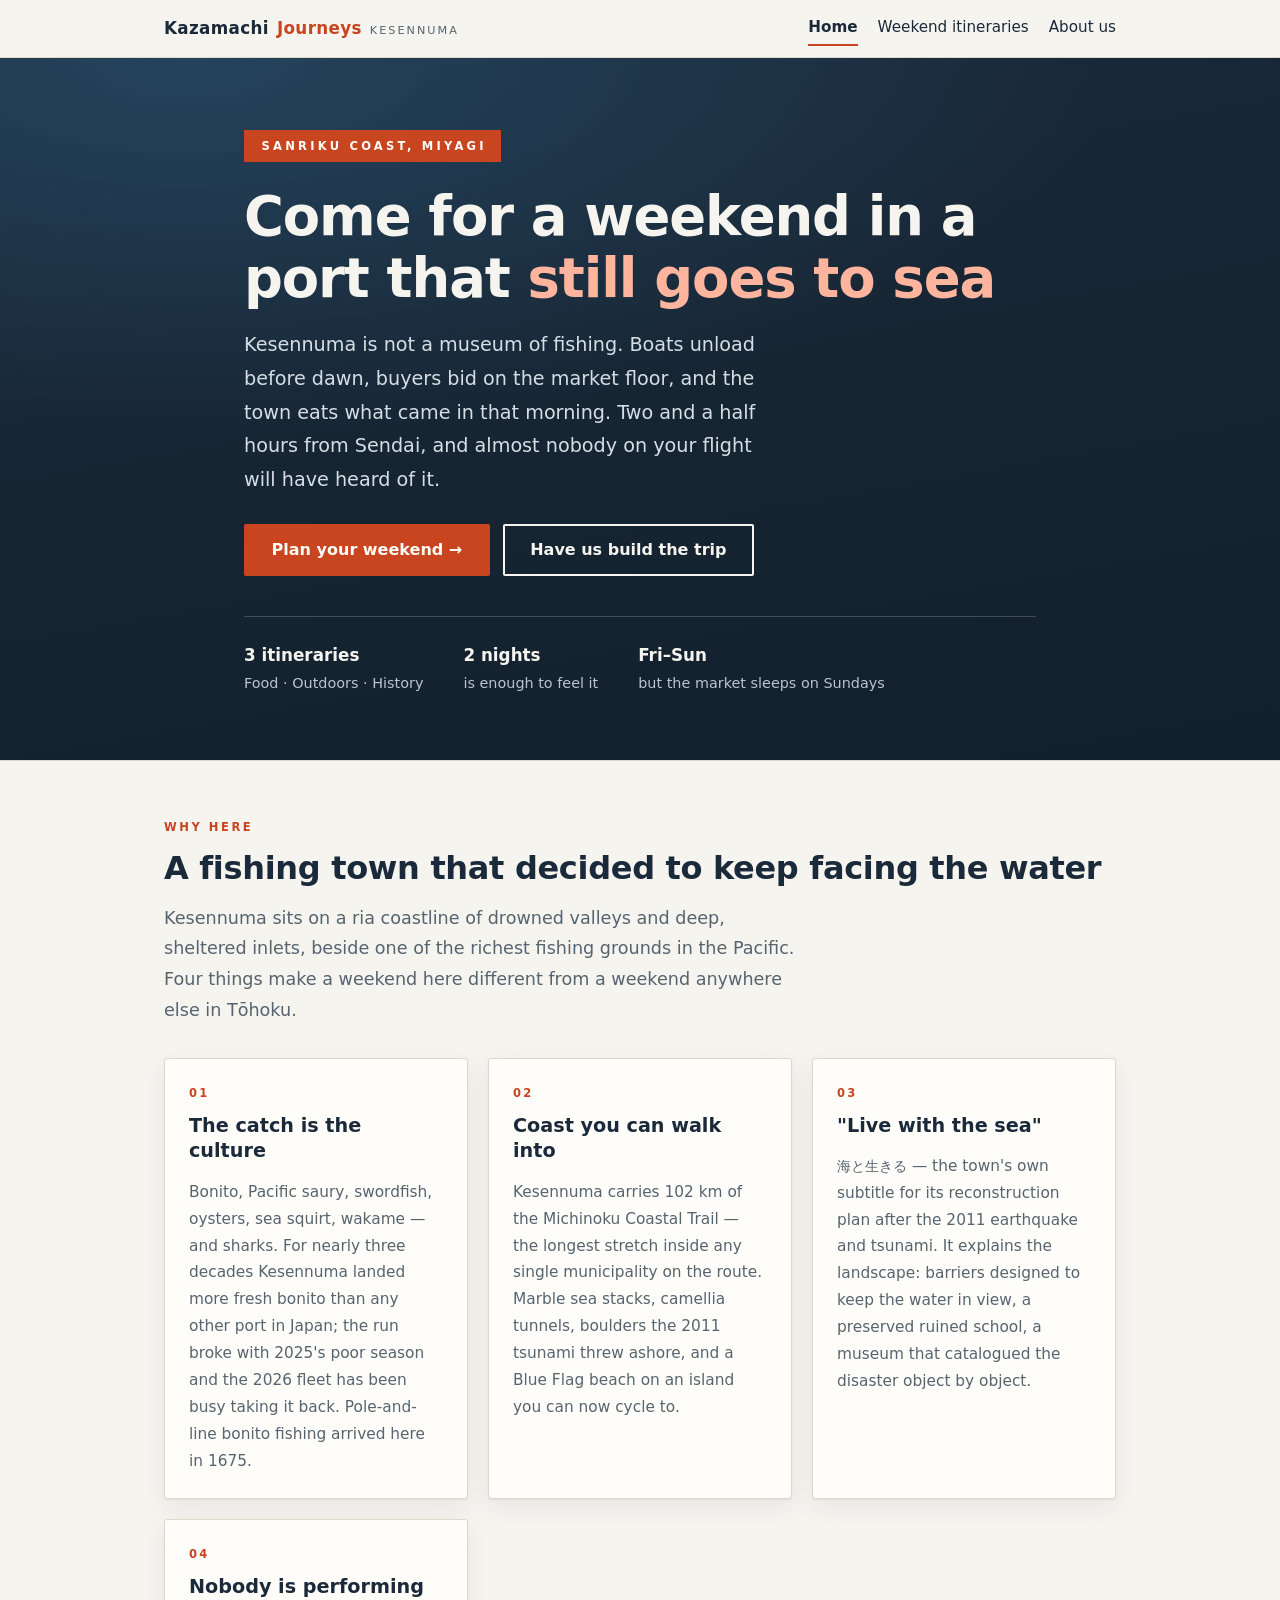
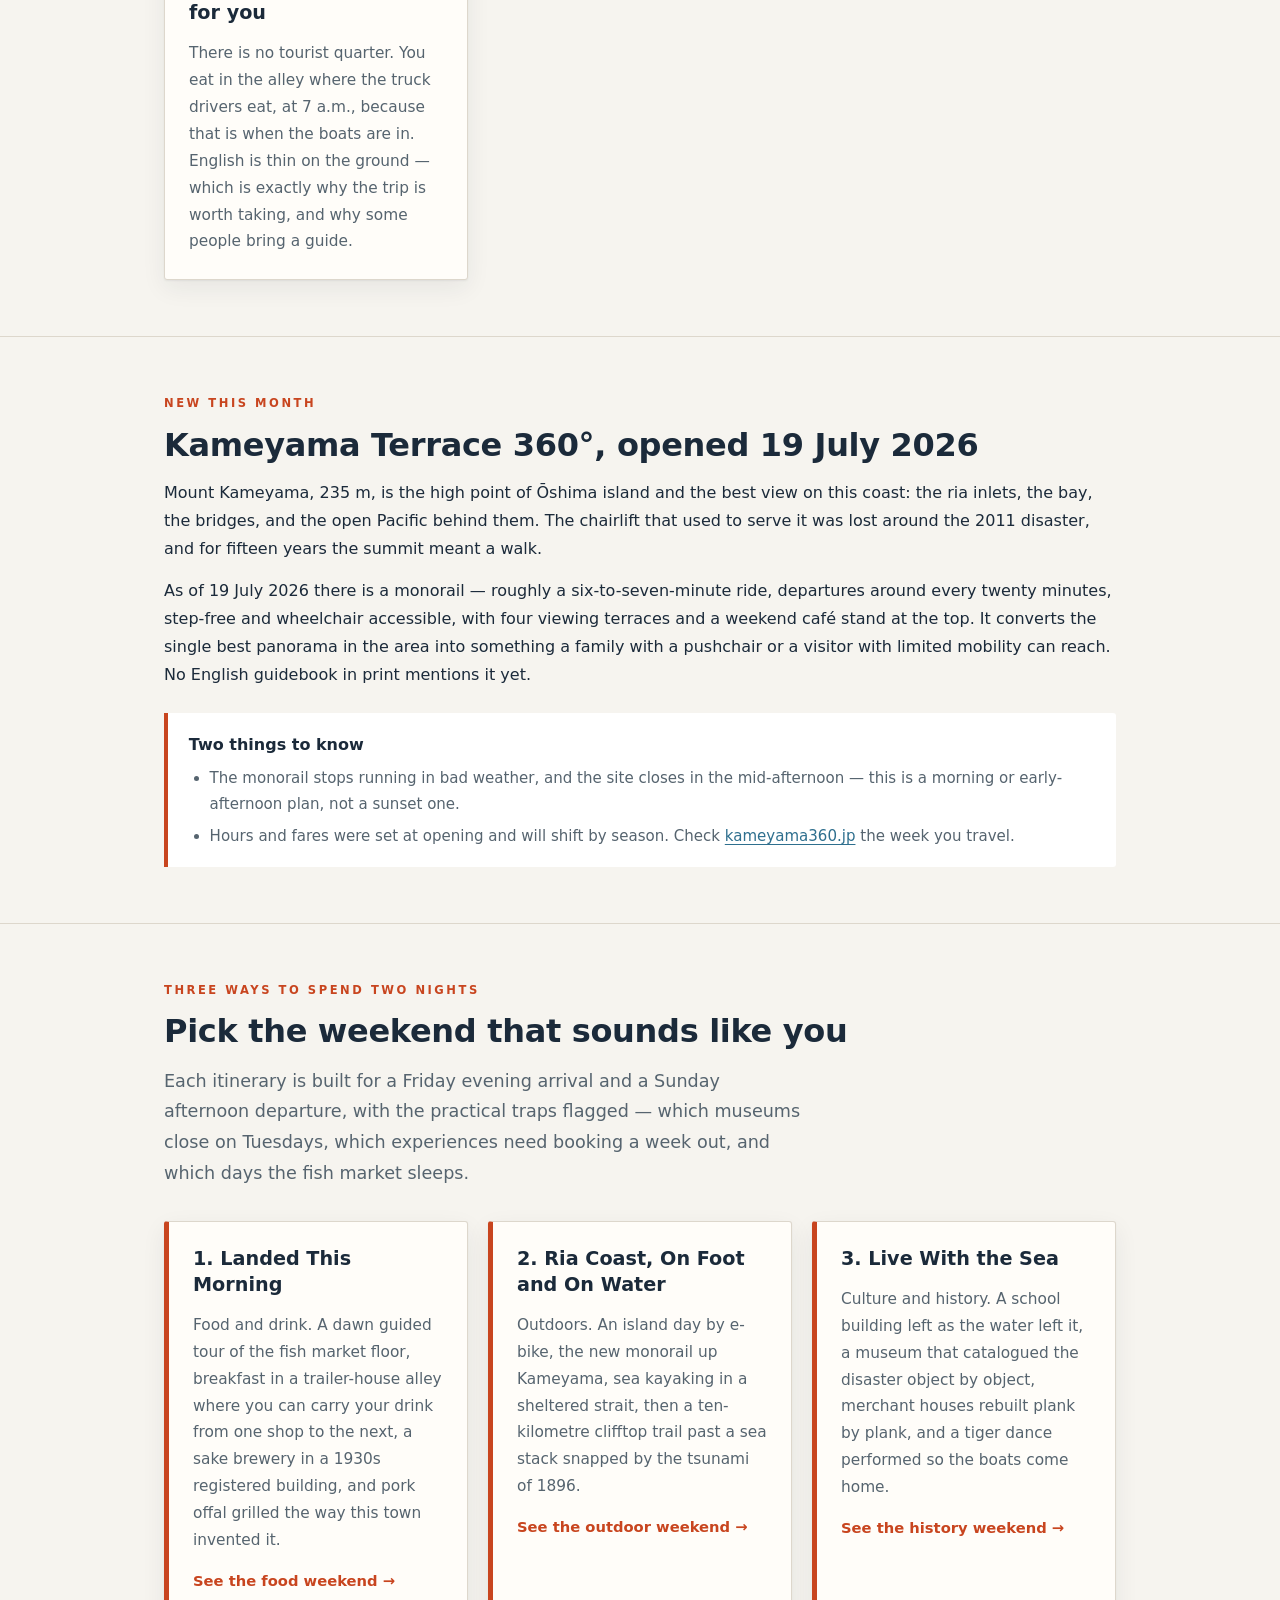
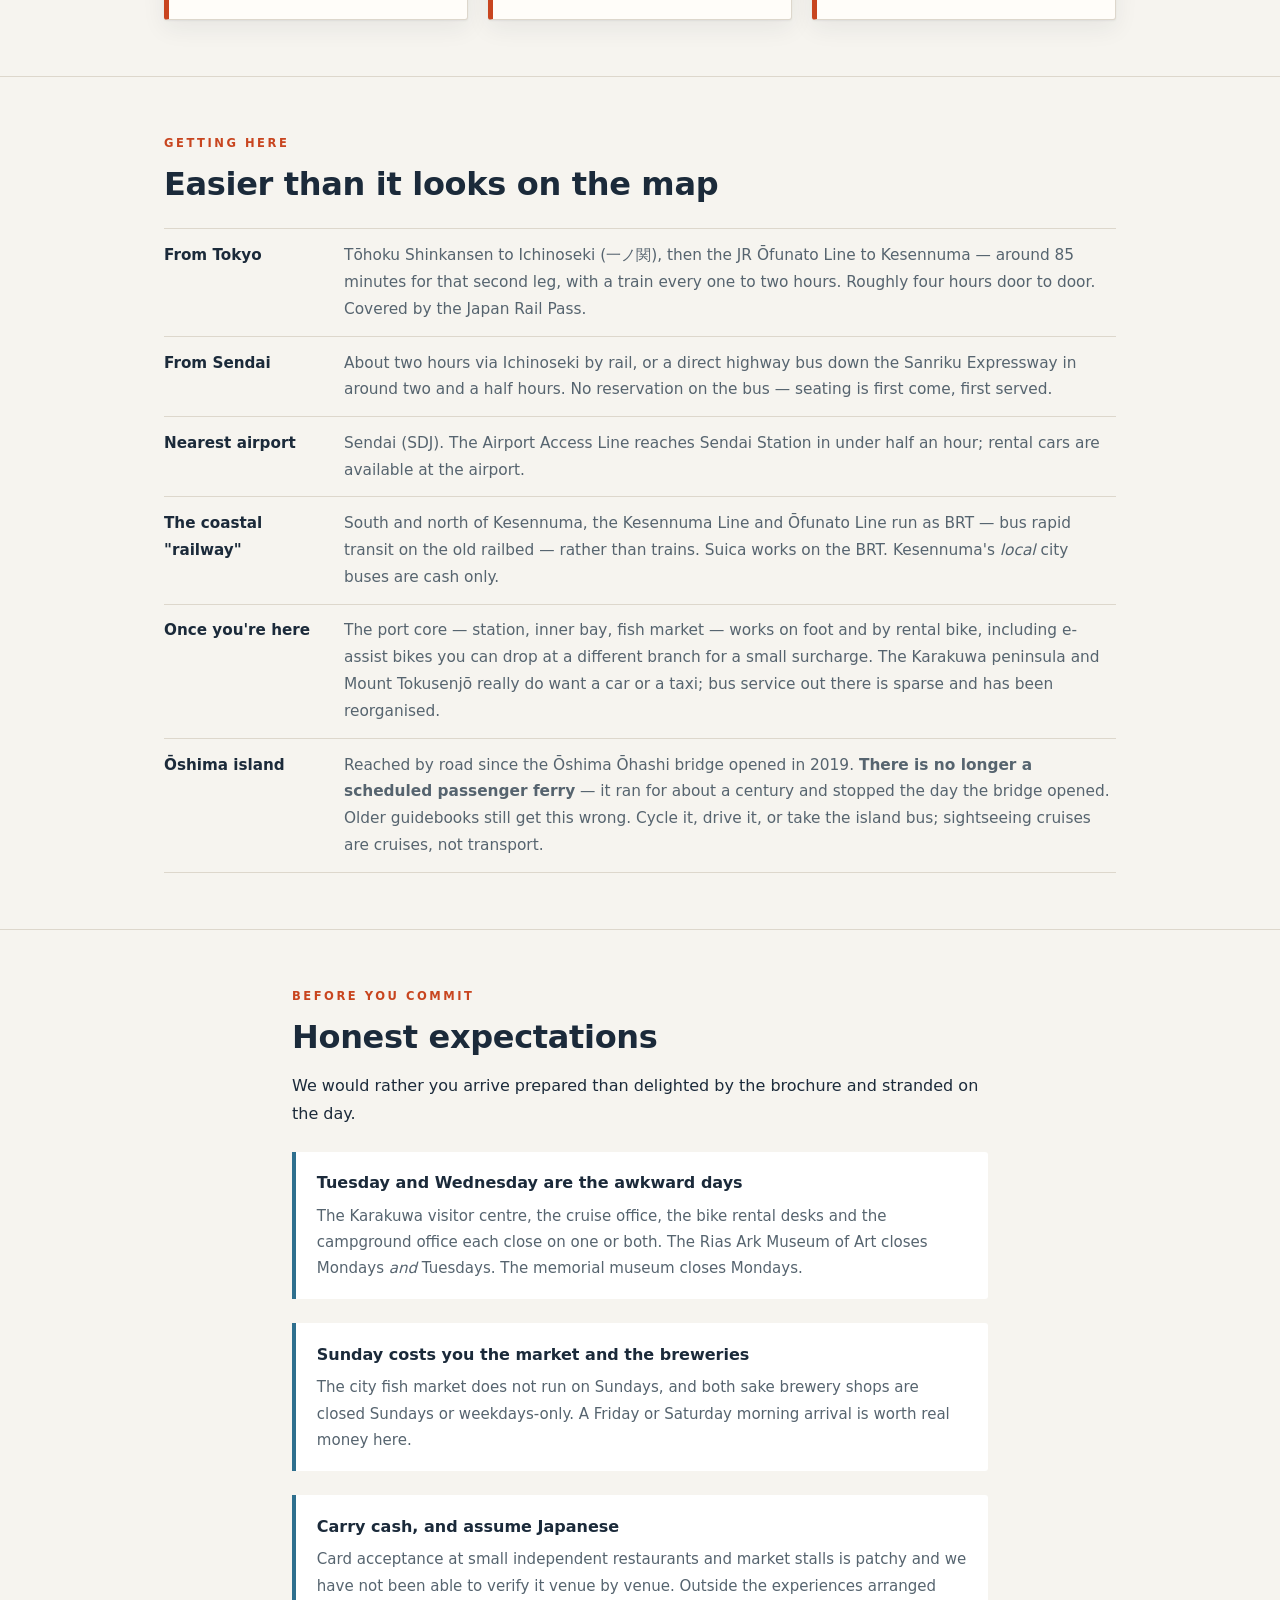
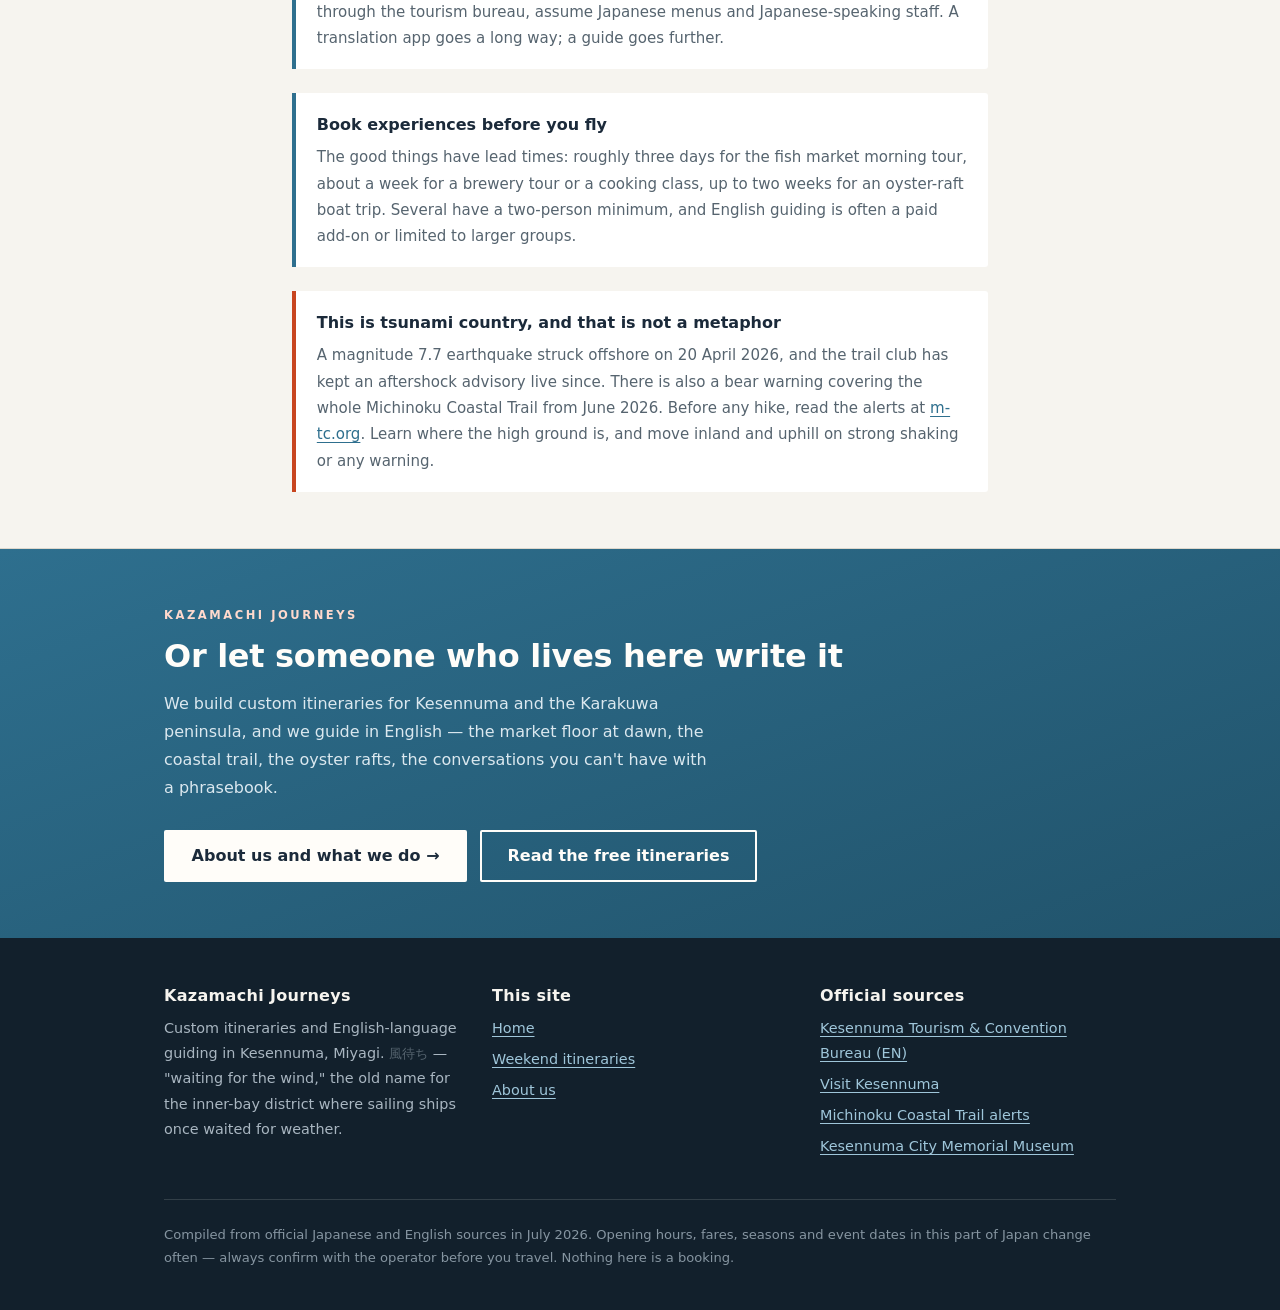
<file: index.html>
<!DOCTYPE html>
<html lang="en">
<head>
<meta charset="UTF-8">
<meta name="viewport" content="width=device-width, initial-scale=1.0">
<title>Kesennuma — a working fishing port on the Sanriku coast | Kazamachi Journeys</title>
<meta name="description" content="An English guide to Kesennuma, Miyagi: one of Japan's great fishing ports. Weekend itineraries for food, the outdoors, and history — plus custom trips and local guiding.">
<link rel="stylesheet" href="./style.css">
</head>
<body>
<a class="skip" href="#main">Skip to content</a>

<header class="site-header">
  <div class="wrap">
    <a class="brand" href="./index.html">
      Kazamachi <span>Journeys</span>
      <small>Kesennuma</small>
    </a>
    <nav class="nav" aria-label="Main">
      <a href="./index.html" aria-current="page">Home</a>
      <a href="./itineraries.html">Weekend itineraries</a>
      <a href="./about.html">About us</a>
    </nav>
  </div>
</header>

<main id="main">

  <section class="hero">
    <div class="wrap">
      <span class="flag">Sanriku coast, Miyagi</span>
      <h1>Come for a weekend in a port that <em>still goes to sea</em></h1>
      <p>
        Kesennuma is not a museum of fishing. Boats unload before dawn, buyers bid on
        the market floor, and the town eats what came in that morning. Two and a half
        hours from Sendai, and almost nobody on your flight will have heard of it.
      </p>
      <div class="btn-row">
        <a class="btn btn-primary" href="./itineraries.html">Plan your weekend →</a>
        <a class="btn btn-ghost" href="./about.html">Have us build the trip</a>
      </div>
      <div class="hero-meta">
        <div><strong>3 itineraries</strong> Food · Outdoors · History</div>
        <div><strong>2 nights</strong> is enough to feel it</div>
        <div><strong>Fri–Sun</strong> but the market sleeps on Sundays</div>
      </div>
    </div>
  </section>

  <section>
    <div class="wrap">
      <p class="eyebrow">Why here</p>
      <h2>A fishing town that decided to keep facing the water</h2>
      <p class="lede">
        Kesennuma sits on a ria coastline of drowned valleys and deep, sheltered inlets,
        beside one of the richest fishing grounds in the Pacific. Four things make a
        weekend here different from a weekend anywhere else in Tōhoku.
      </p>

      <div class="cards">
        <article class="card">
          <span class="card-num">01</span>
          <h3>The catch is the culture</h3>
          <p>
            Bonito, Pacific saury, swordfish, oysters, sea squirt, wakame — and sharks.
            For nearly three decades Kesennuma landed more fresh bonito than any other
            port in Japan; the run broke with 2025's poor season and the 2026 fleet has
            been busy taking it back. Pole-and-line bonito fishing arrived here in 1675.
          </p>
        </article>
        <article class="card">
          <span class="card-num">02</span>
          <h3>Coast you can walk into</h3>
          <p>
            Kesennuma carries 102&nbsp;km of the Michinoku Coastal Trail — the longest
            stretch inside any single municipality on the route. Marble sea stacks,
            camellia tunnels, boulders the 2011 tsunami threw ashore, and a Blue Flag
            beach on an island you can now cycle to.
          </p>
        </article>
        <article class="card">
          <span class="card-num">03</span>
          <h3>"Live with the sea"</h3>
          <p>
            <span class="jp">海と生きる</span> — the town's own subtitle for its
            reconstruction plan after the 2011 earthquake and tsunami. It explains the
            landscape: barriers designed to keep the water in view, a preserved ruined
            school, a museum that catalogued the disaster object by object.
          </p>
        </article>
        <article class="card">
          <span class="card-num">04</span>
          <h3>Nobody is performing for you</h3>
          <p>
            There is no tourist quarter. You eat in the alley where the truck drivers eat,
            at 7&nbsp;a.m., because that is when the boats are in. English is thin on the
            ground — which is exactly why the trip is worth taking, and why some people
            bring a guide.
          </p>
        </article>
      </div>
    </div>
  </section>

  <section>
    <div class="wrap">
      <p class="eyebrow">New this month</p>
      <h2>Kameyama Terrace 360°, opened 19 July 2026</h2>
      <p>
        Mount Kameyama, 235&nbsp;m, is the high point of Ōshima island and the best view
        on this coast: the ria inlets, the bay, the bridges, and the open Pacific behind
        them. The chairlift that used to serve it was lost around the 2011 disaster, and
        for fifteen years the summit meant a walk.
      </p>
      <p>
        As of 19 July 2026 there is a monorail — roughly a six-to-seven-minute ride,
        departures around every twenty minutes, step-free and wheelchair accessible, with
        four viewing terraces and a weekend café stand at the top. It converts the single
        best panorama in the area into something a family with a pushchair or a visitor
        with limited mobility can reach. No English guidebook in print mentions it yet.
      </p>
      <div class="note warn">
        <h4>Two things to know</h4>
        <ul>
          <li>The monorail stops running in bad weather, and the site closes in the
              mid-afternoon — this is a morning or early-afternoon plan, not a sunset one.</li>
          <li>Hours and fares were set at opening and will shift by season. Check
              <a href="https://kameyama360.jp/" rel="noopener">kameyama360.jp</a> the week you travel.</li>
        </ul>
      </div>
    </div>
  </section>

  <section>
    <div class="wrap">
      <p class="eyebrow">Three ways to spend two nights</p>
      <h2>Pick the weekend that sounds like you</h2>
      <p class="lede">
        Each itinerary is built for a Friday evening arrival and a Sunday afternoon
        departure, with the practical traps flagged — which museums close on Tuesdays,
        which experiences need booking a week out, and which days the fish market sleeps.
      </p>

      <div class="cards">
        <a class="teaser" href="./itineraries.html#food">
          <h3>1. Landed This Morning</h3>
          <p>
            Food and drink. A dawn guided tour of the fish market floor, breakfast in a
            trailer-house alley where you can carry your drink from one shop to the next,
            a sake brewery in a 1930s registered building, and pork offal grilled the way
            this town invented it.
          </p>
          <span class="more">See the food weekend →</span>
        </a>
        <a class="teaser" href="./itineraries.html#outdoors">
          <h3>2. Ria Coast, On Foot and On Water</h3>
          <p>
            Outdoors. An island day by e-bike, the new monorail up Kameyama, sea kayaking
            in a sheltered strait, then a ten-kilometre clifftop trail past a sea stack
            snapped by the tsunami of 1896.
          </p>
          <span class="more">See the outdoor weekend →</span>
        </a>
        <a class="teaser" href="./itineraries.html#history">
          <h3>3. Live With the Sea</h3>
          <p>
            Culture and history. A school building left as the water left it, a museum
            that catalogued the disaster object by object, merchant houses rebuilt plank
            by plank, and a tiger dance performed so the boats come home.
          </p>
          <span class="more">See the history weekend →</span>
        </a>
      </div>
    </div>
  </section>

  <section>
    <div class="wrap">
      <p class="eyebrow">Getting here</p>
      <h2>Easier than it looks on the map</h2>
      <dl class="facts">
        <div>
          <dt>From Tokyo</dt>
          <dd>Tōhoku Shinkansen to Ichinoseki (一ノ関), then the JR Ōfunato Line to
              Kesennuma — around 85 minutes for that second leg, with a train every one
              to two hours. Roughly four hours door to door. Covered by the Japan Rail Pass.</dd>
        </div>
        <div>
          <dt>From Sendai</dt>
          <dd>About two hours via Ichinoseki by rail, or a direct highway bus down the
              Sanriku Expressway in around two and a half hours. No reservation on the
              bus — seating is first come, first served.</dd>
        </div>
        <div>
          <dt>Nearest airport</dt>
          <dd>Sendai (SDJ). The Airport Access Line reaches Sendai Station in under
              half an hour; rental cars are available at the airport.</dd>
        </div>
        <div>
          <dt>The coastal "railway"</dt>
          <dd>South and north of Kesennuma, the Kesennuma Line and Ōfunato Line run as
              BRT — bus rapid transit on the old railbed — rather than trains. Suica works
              on the BRT. Kesennuma's <em>local</em> city buses are cash only.</dd>
        </div>
        <div>
          <dt>Once you're here</dt>
          <dd>The port core — station, inner bay, fish market — works on foot and by
              rental bike, including e-assist bikes you can drop at a different branch for
              a small surcharge. The Karakuwa peninsula and Mount Tokusenjō really do want
              a car or a taxi; bus service out there is sparse and has been reorganised.</dd>
        </div>
        <div>
          <dt>Ōshima island</dt>
          <dd>Reached by road since the Ōshima Ōhashi bridge opened in 2019. <strong>There
              is no longer a scheduled passenger ferry</strong> — it ran for about a century
              and stopped the day the bridge opened. Older guidebooks still get this wrong.
              Cycle it, drive it, or take the island bus; sightseeing cruises are cruises,
              not transport.</dd>
        </div>
      </dl>
    </div>
  </section>

  <section>
    <div class="wrap wrap-narrow">
      <p class="eyebrow">Before you commit</p>
      <h2>Honest expectations</h2>
      <p>
        We would rather you arrive prepared than delighted by the brochure and stranded
        on the day.
      </p>
      <div class="note">
        <h4>Tuesday and Wednesday are the awkward days</h4>
        <p>
          The Karakuwa visitor centre, the cruise office, the bike rental desks and the
          campground office each close on one or both. The Rias Ark Museum of Art closes
          Mondays <em>and</em> Tuesdays. The memorial museum closes Mondays.
        </p>
      </div>
      <div class="note">
        <h4>Sunday costs you the market and the breweries</h4>
        <p>
          The city fish market does not run on Sundays, and both sake brewery shops are
          closed Sundays or weekdays-only. A Friday or Saturday morning arrival is worth
          real money here.
        </p>
      </div>
      <div class="note">
        <h4>Carry cash, and assume Japanese</h4>
        <p>
          Card acceptance at small independent restaurants and market stalls is patchy and
          we have not been able to verify it venue by venue. Outside the experiences
          arranged through the tourism bureau, assume Japanese menus and Japanese-speaking
          staff. A translation app goes a long way; a guide goes further.
        </p>
      </div>
      <div class="note">
        <h4>Book experiences before you fly</h4>
        <p>
          The good things have lead times: roughly three days for the fish market morning
          tour, about a week for a brewery tour or a cooking class, up to two weeks for an
          oyster-raft boat trip. Several have a two-person minimum, and English guiding is
          often a paid add-on or limited to larger groups.
        </p>
      </div>
      <div class="note warn">
        <h4>This is tsunami country, and that is not a metaphor</h4>
        <p>
          A magnitude 7.7 earthquake struck offshore on 20 April 2026, and the trail club
          has kept an aftershock advisory live since. There is also a bear warning covering
          the whole Michinoku Coastal Trail from June 2026. Before any hike, read the
          alerts at
          <a href="https://m-tc.org/en/news/attention/" rel="noopener">m-tc.org</a>.
          Learn where the high ground is, and move inland and uphill on strong shaking or
          any warning.
        </p>
      </div>
    </div>
  </section>

  <section class="cta">
    <div class="wrap">
      <p class="eyebrow" style="color:#ffd9cd">Kazamachi Journeys</p>
      <h2>Or let someone who lives here write it</h2>
      <p>
        We build custom itineraries for Kesennuma and the Karakuwa peninsula, and we guide
        in English — the market floor at dawn, the coastal trail, the oyster rafts, the
        conversations you can't have with a phrasebook.
      </p>
      <div class="btn-row">
        <a class="btn btn-primary" href="./about.html">About us and what we do →</a>
        <a class="btn btn-ghost" href="./itineraries.html">Read the free itineraries</a>
      </div>
    </div>
  </section>

</main>

<footer class="site-footer">
  <div class="wrap">
    <div class="footer-grid">
      <div>
        <h2>Kazamachi Journeys</h2>
        <p>
          Custom itineraries and English-language guiding in Kesennuma, Miyagi.
          <span class="jp">風待ち</span> — "waiting for the wind," the old name for the
          inner-bay district where sailing ships once waited for weather.
        </p>
      </div>
      <div>
        <h2>This site</h2>
        <ul>
          <li><a href="./index.html">Home</a></li>
          <li><a href="./itineraries.html">Weekend itineraries</a></li>
          <li><a href="./about.html">About us</a></li>
        </ul>
      </div>
      <div>
        <h2>Official sources</h2>
        <ul>
          <li><a href="https://en.kesennuma-kanko.jp/" rel="noopener">Kesennuma Tourism &amp; Convention Bureau (EN)</a></li>
          <li><a href="https://visit-kesennuma.com/" rel="noopener">Visit Kesennuma</a></li>
          <li><a href="https://m-tc.org/en/news/attention/" rel="noopener">Michinoku Coastal Trail alerts</a></li>
          <li><a href="https://www.kesennuma-memorial.jp/english/" rel="noopener">Kesennuma City Memorial Museum</a></li>
        </ul>
      </div>
    </div>
    <p class="footer-base">
      Compiled from official Japanese and English sources in July 2026. Opening hours,
      fares, seasons and event dates in this part of Japan change often — always confirm
      with the operator before you travel. Nothing here is a booking.
    </p>
  </div>
</footer>

</body>
</html>
</file>
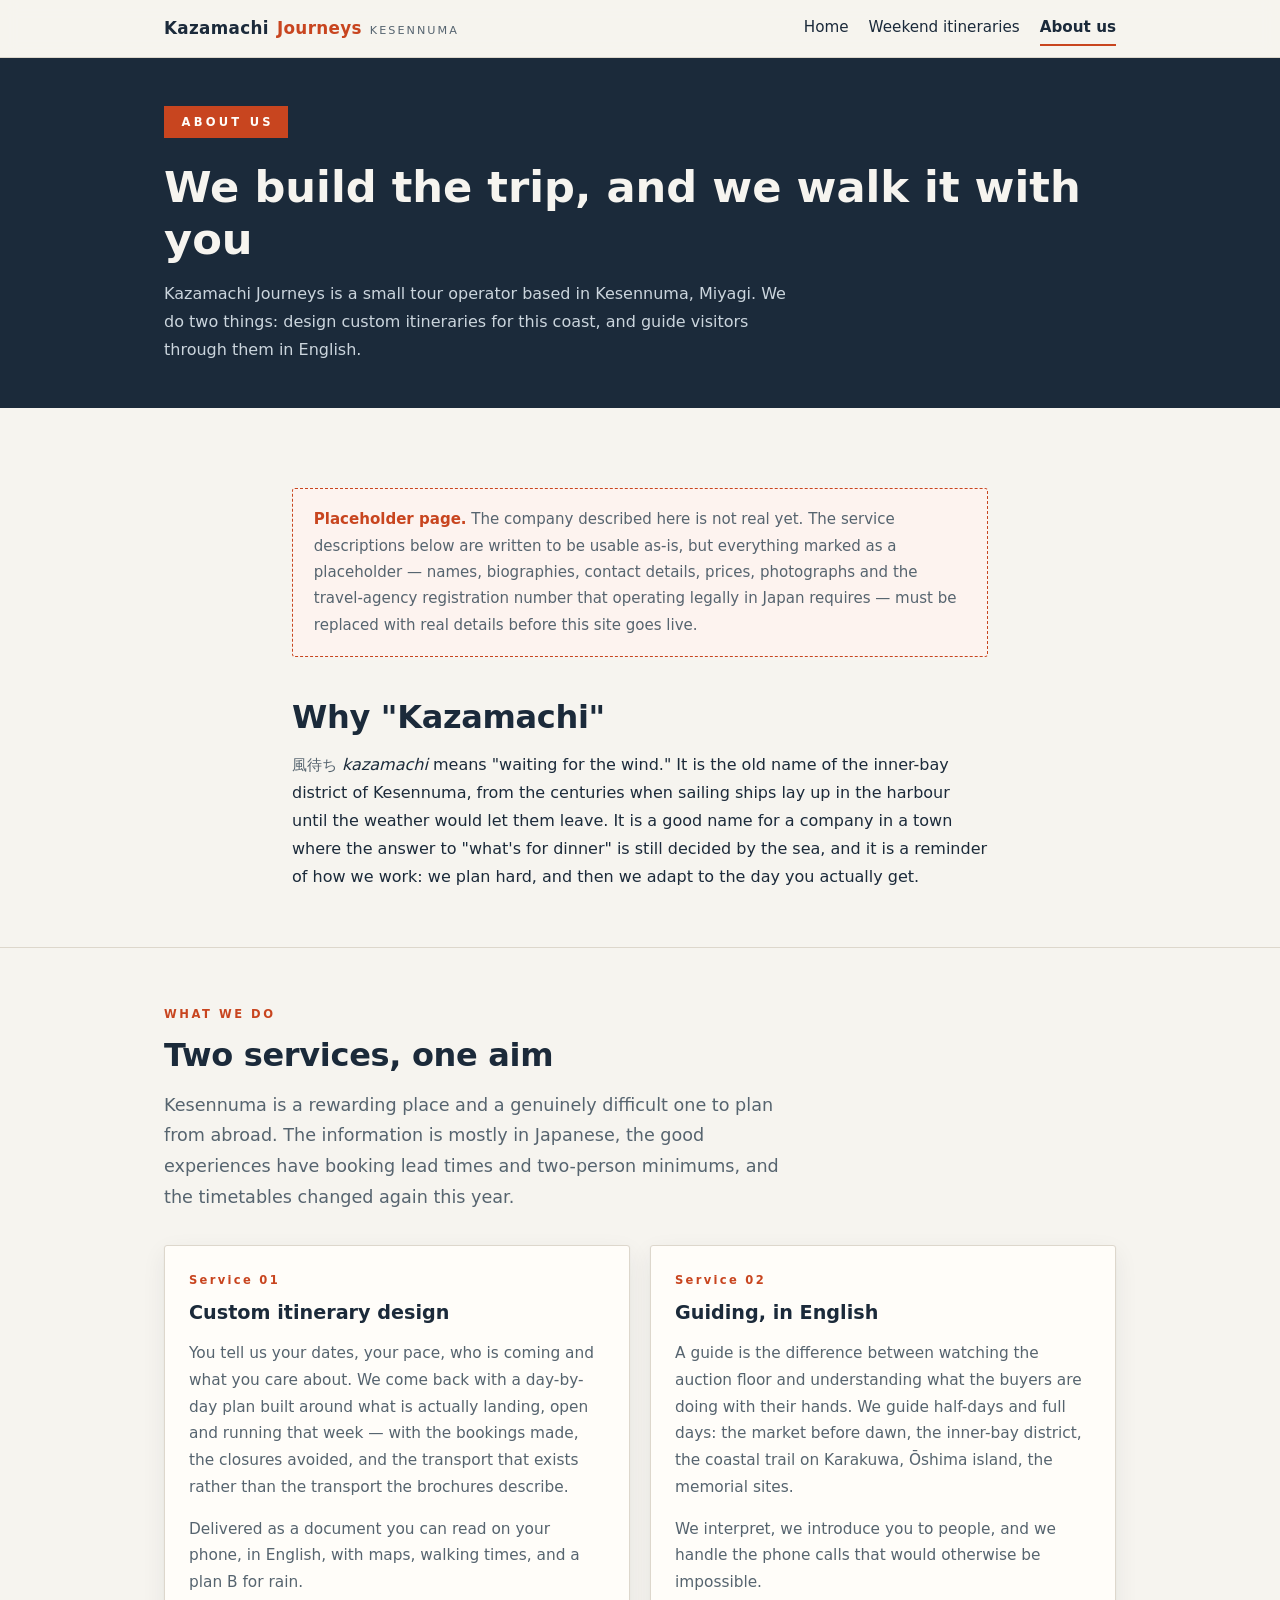
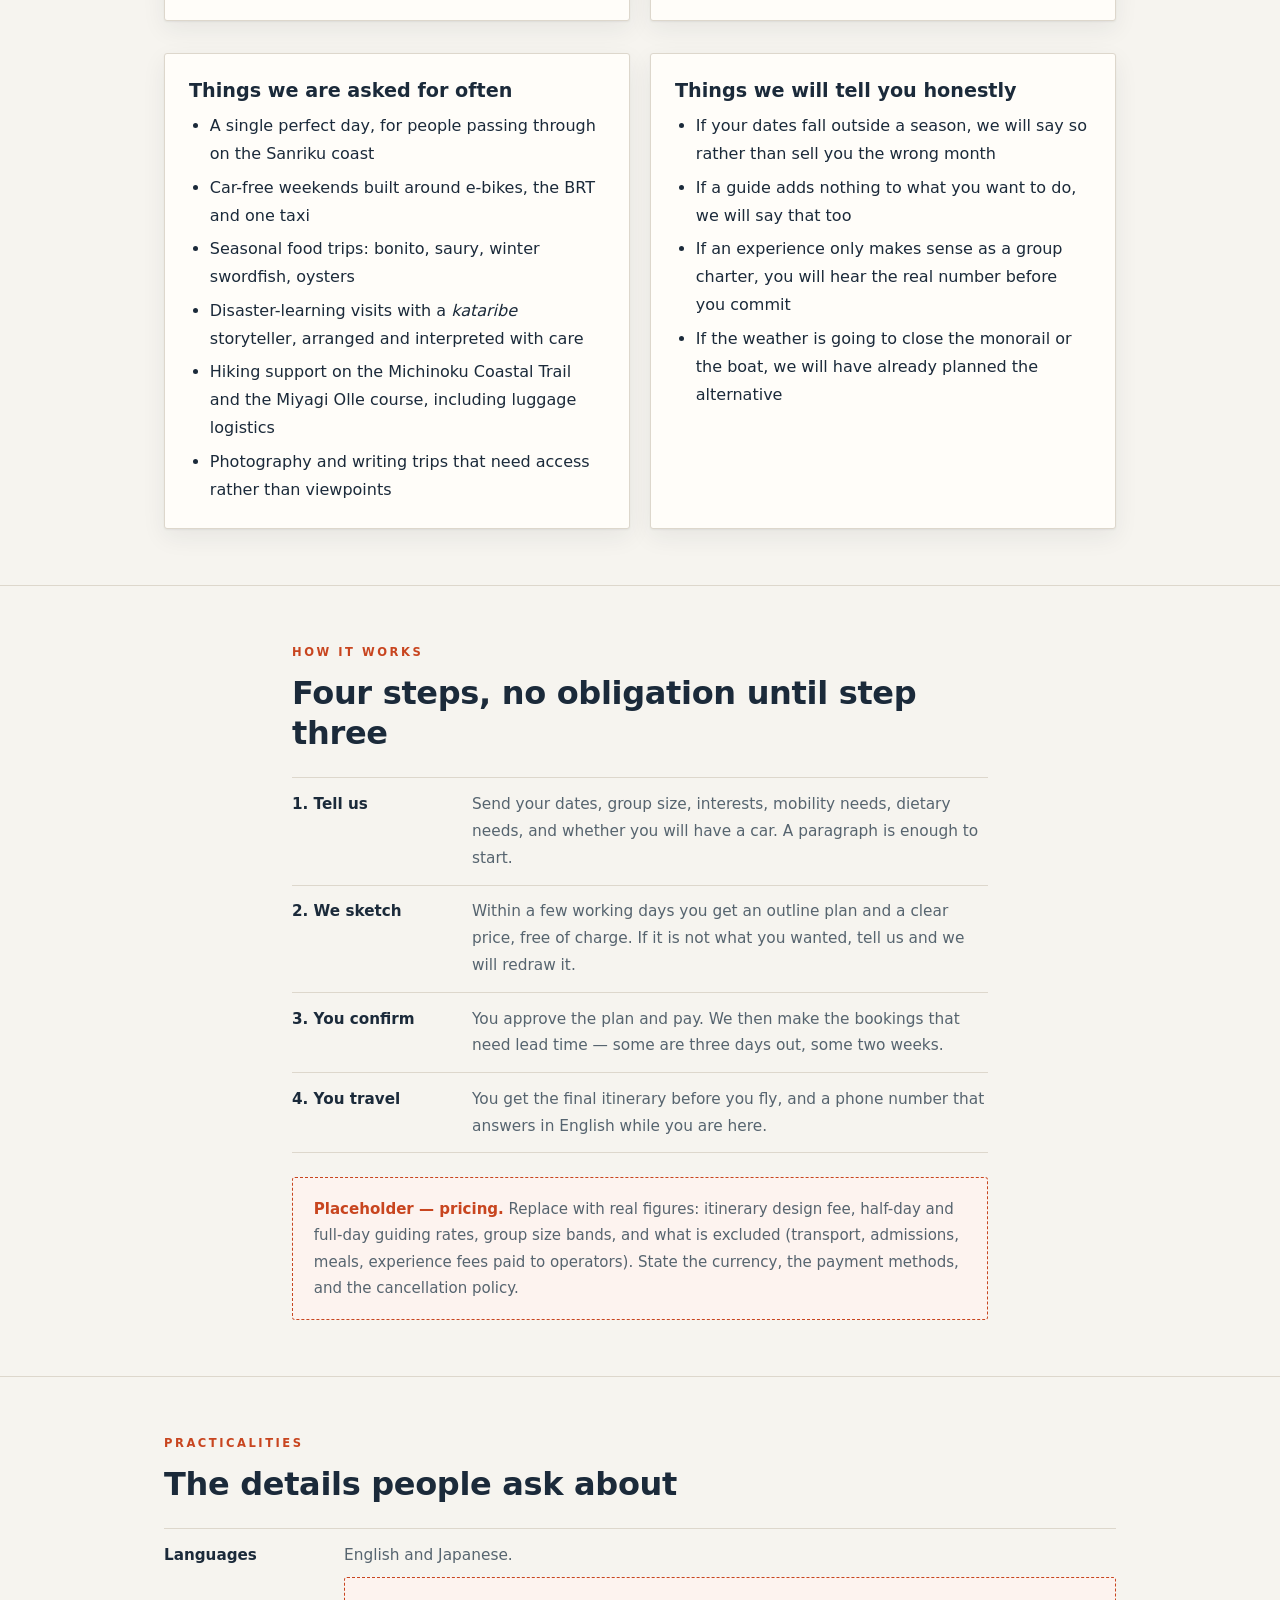
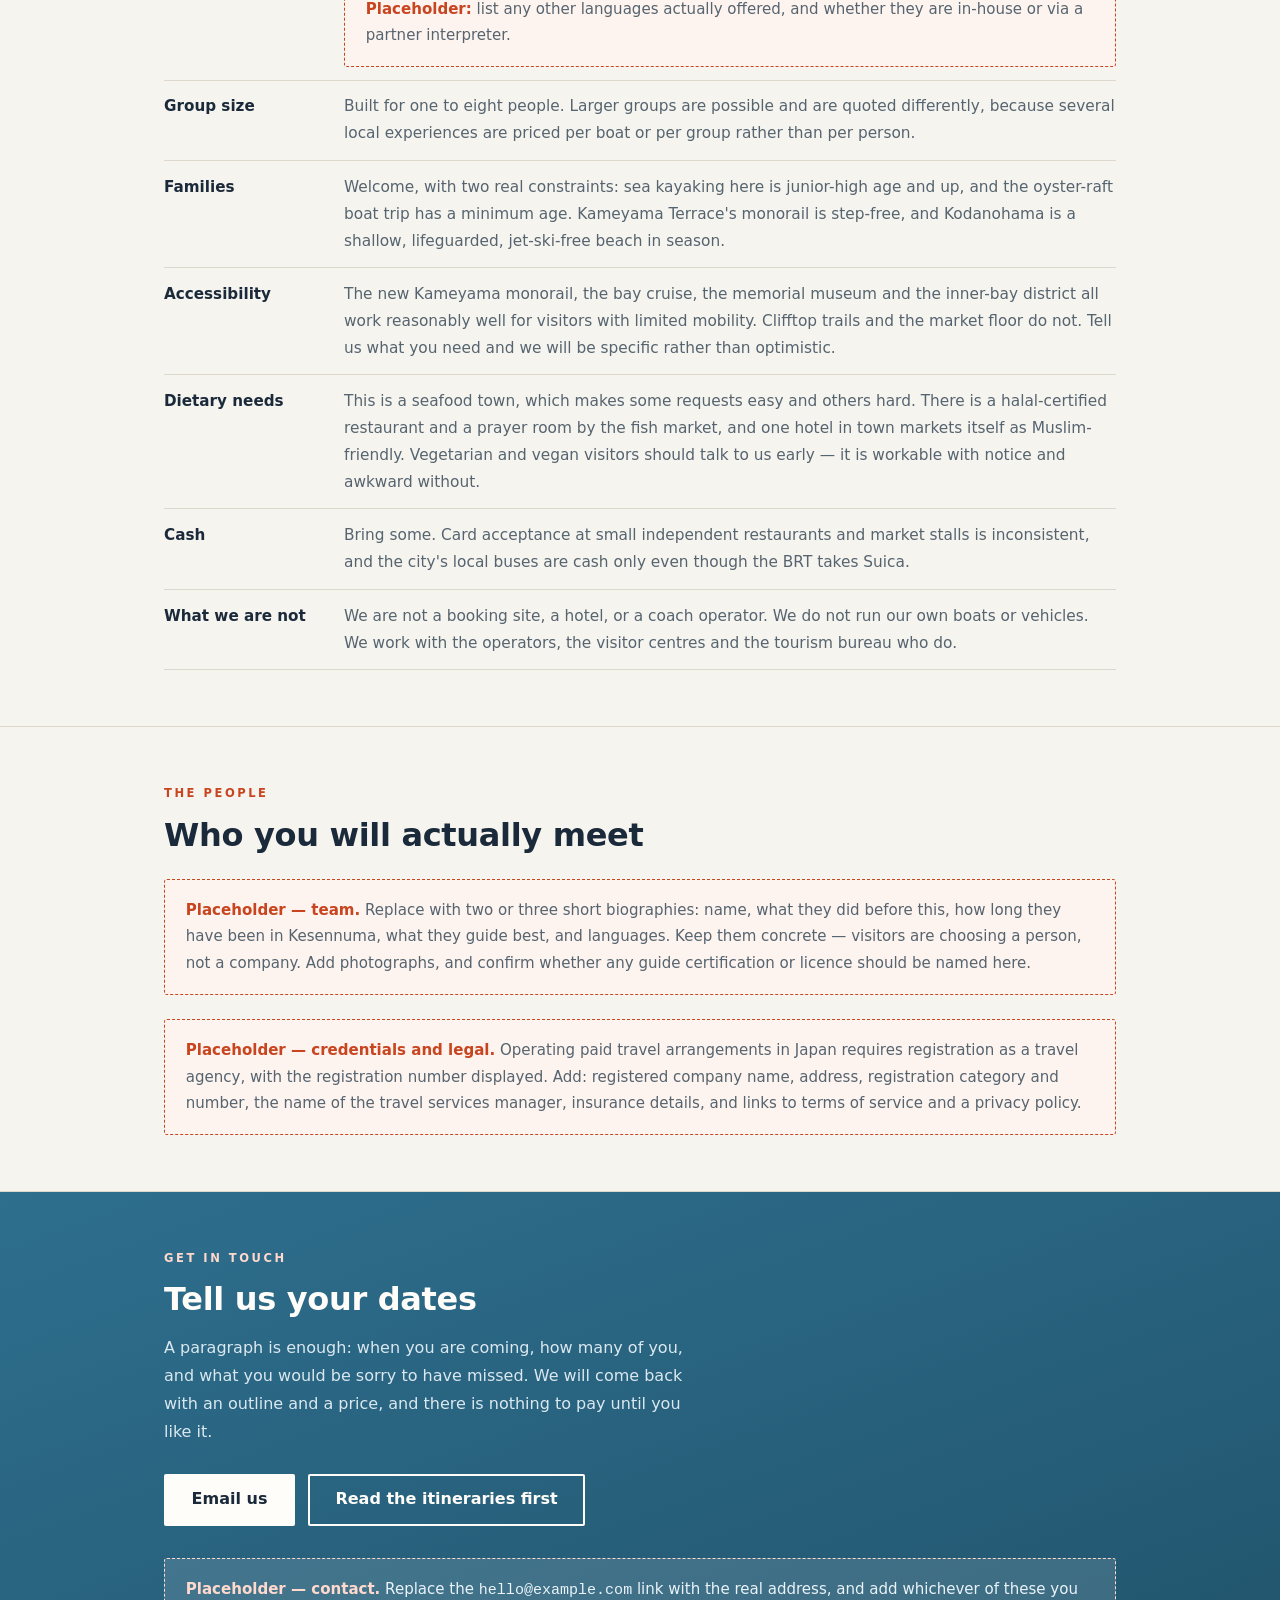
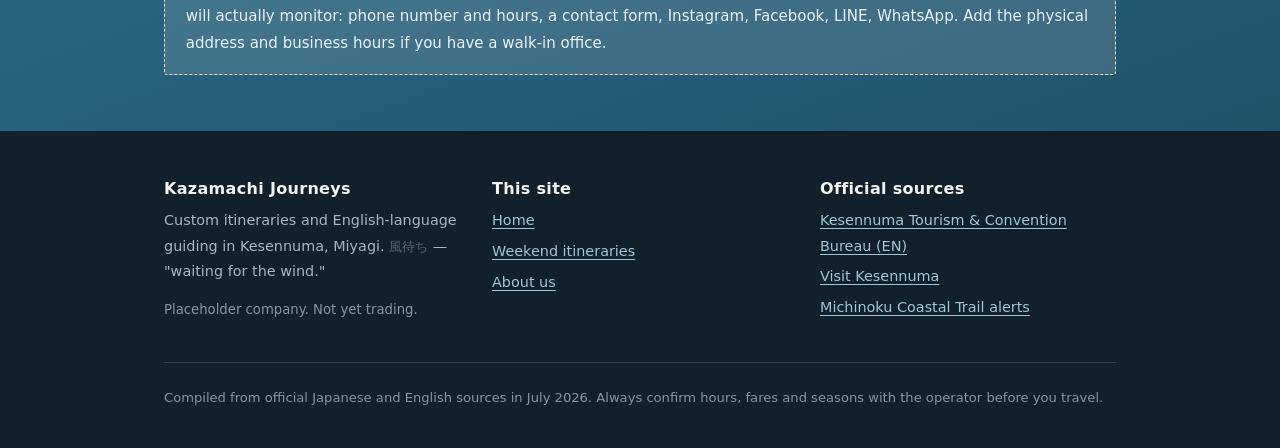
<file: about.html>
<!DOCTYPE html>
<html lang="en">
<head>
<meta charset="UTF-8">
<meta name="viewport" content="width=device-width, initial-scale=1.0">
<title>About us — custom itineraries and guiding in Kesennuma | Kazamachi Journeys</title>
<meta name="description" content="Kazamachi Journeys builds custom itineraries for Kesennuma and the Karakuwa peninsula and guides visitors in English. Placeholder company page.">
<link rel="stylesheet" href="./style.css">
</head>
<body>
<a class="skip" href="#main">Skip to content</a>

<header class="site-header">
  <div class="wrap">
    <a class="brand" href="./index.html">
      Kazamachi <span>Journeys</span>
      <small>Kesennuma</small>
    </a>
    <nav class="nav" aria-label="Main">
      <a href="./index.html">Home</a>
      <a href="./itineraries.html">Weekend itineraries</a>
      <a href="./about.html" aria-current="page">About us</a>
    </nav>
  </div>
</header>

<main id="main">

  <div class="page-head">
    <div class="wrap">
      <span class="flag">About us</span>
      <h1>We build the trip, and we walk it with you</h1>
      <p>
        Kazamachi Journeys is a small tour operator based in Kesennuma, Miyagi. We do two
        things: design custom itineraries for this coast, and guide visitors through them
        in English.
      </p>
    </div>
  </div>

  <section>
    <div class="wrap wrap-narrow">
      <div class="placeholder">
        <strong>Placeholder page.</strong> The company described here is not real yet. The
        service descriptions below are written to be usable as-is, but everything marked
        as a placeholder — names, biographies, contact details, prices, photographs and the
        travel-agency registration number that operating legally in Japan requires — must
        be replaced with real details before this site goes live.
      </div>

      <h2 style="margin-top:2.5rem">Why "Kazamachi"</h2>
      <p>
        <span class="jp">風待ち</span> <em>kazamachi</em> means "waiting for the wind." It is
        the old name of the inner-bay district of Kesennuma, from the centuries when sailing
        ships lay up in the harbour until the weather would let them leave. It is a good name
        for a company in a town where the answer to "what's for dinner" is still decided by
        the sea, and it is a reminder of how we work: we plan hard, and then we adapt to the
        day you actually get.
      </p>
    </div>
  </section>

  <section>
    <div class="wrap">
      <p class="eyebrow">What we do</p>
      <h2>Two services, one aim</h2>
      <p class="lede">
        Kesennuma is a rewarding place and a genuinely difficult one to plan from abroad.
        The information is mostly in Japanese, the good experiences have booking lead times
        and two-person minimums, and the timetables changed again this year.
      </p>

      <div class="cards">
        <article class="card">
          <span class="card-num">Service 01</span>
          <h3>Custom itinerary design</h3>
          <p>
            You tell us your dates, your pace, who is coming and what you care about. We
            come back with a day-by-day plan built around what is actually landing, open
            and running that week — with the bookings made, the closures avoided, and the
            transport that exists rather than the transport the brochures describe.
          </p>
          <p>
            Delivered as a document you can read on your phone, in English, with maps,
            walking times, and a plan B for rain.
          </p>
        </article>
        <article class="card">
          <span class="card-num">Service 02</span>
          <h3>Guiding, in English</h3>
          <p>
            A guide is the difference between watching the auction floor and understanding
            what the buyers are doing with their hands. We guide half-days and full days:
            the market before dawn, the inner-bay district, the coastal trail on Karakuwa,
            Ōshima island, the memorial sites.
          </p>
          <p>
            We interpret, we introduce you to people, and we handle the phone calls that
            would otherwise be impossible.
          </p>
        </article>
      </div>

      <div class="cards">
        <article class="card">
          <h3>Things we are asked for often</h3>
          <ul>
            <li>A single perfect day, for people passing through on the Sanriku coast</li>
            <li>Car-free weekends built around e-bikes, the BRT and one taxi</li>
            <li>Seasonal food trips: bonito, saury, winter swordfish, oysters</li>
            <li>Disaster-learning visits with a <em>kataribe</em> storyteller, arranged and
                interpreted with care</li>
            <li>Hiking support on the Michinoku Coastal Trail and the Miyagi Olle course,
                including luggage logistics</li>
            <li>Photography and writing trips that need access rather than viewpoints</li>
          </ul>
        </article>
        <article class="card">
          <h3>Things we will tell you honestly</h3>
          <ul>
            <li>If your dates fall outside a season, we will say so rather than sell you
                the wrong month</li>
            <li>If a guide adds nothing to what you want to do, we will say that too</li>
            <li>If an experience only makes sense as a group charter, you will hear the real
                number before you commit</li>
            <li>If the weather is going to close the monorail or the boat, we will have
                already planned the alternative</li>
          </ul>
        </article>
      </div>
    </div>
  </section>

  <section>
    <div class="wrap wrap-narrow">
      <p class="eyebrow">How it works</p>
      <h2>Four steps, no obligation until step three</h2>
      <dl class="facts">
        <div>
          <dt>1. Tell us</dt>
          <dd>Send your dates, group size, interests, mobility needs, dietary needs, and
              whether you will have a car. A paragraph is enough to start.</dd>
        </div>
        <div>
          <dt>2. We sketch</dt>
          <dd>Within a few working days you get an outline plan and a clear price, free of
              charge. If it is not what you wanted, tell us and we will redraw it.</dd>
        </div>
        <div>
          <dt>3. You confirm</dt>
          <dd>You approve the plan and pay. We then make the bookings that need lead time —
              some are three days out, some two weeks.</dd>
        </div>
        <div>
          <dt>4. You travel</dt>
          <dd>You get the final itinerary before you fly, and a phone number that answers
              in English while you are here.</dd>
        </div>
      </dl>

      <div class="placeholder">
        <strong>Placeholder — pricing.</strong> Replace with real figures: itinerary design
        fee, half-day and full-day guiding rates, group size bands, and what is excluded
        (transport, admissions, meals, experience fees paid to operators). State the currency,
        the payment methods, and the cancellation policy.
      </div>
    </div>
  </section>

  <section>
    <div class="wrap">
      <p class="eyebrow">Practicalities</p>
      <h2>The details people ask about</h2>
      <dl class="facts">
        <div>
          <dt>Languages</dt>
          <dd>English and Japanese.
              <span class="placeholder" style="display:block;margin-top:0.5rem">
                <strong>Placeholder:</strong> list any other languages actually offered, and
                whether they are in-house or via a partner interpreter.
              </span></dd>
        </div>
        <div>
          <dt>Group size</dt>
          <dd>Built for one to eight people. Larger groups are possible and are quoted
              differently, because several local experiences are priced per boat or per
              group rather than per person.</dd>
        </div>
        <div>
          <dt>Families</dt>
          <dd>Welcome, with two real constraints: sea kayaking here is junior-high age and
              up, and the oyster-raft boat trip has a minimum age. Kameyama Terrace's
              monorail is step-free, and Kodanohama is a shallow, lifeguarded, jet-ski-free
              beach in season.</dd>
        </div>
        <div>
          <dt>Accessibility</dt>
          <dd>The new Kameyama monorail, the bay cruise, the memorial museum and the inner-bay
              district all work reasonably well for visitors with limited mobility. Clifftop
              trails and the market floor do not. Tell us what you need and we will be
              specific rather than optimistic.</dd>
        </div>
        <div>
          <dt>Dietary needs</dt>
          <dd>This is a seafood town, which makes some requests easy and others hard. There
              is a halal-certified restaurant and a prayer room by the fish market, and one
              hotel in town markets itself as Muslim-friendly. Vegetarian and vegan visitors
              should talk to us early — it is workable with notice and awkward without.</dd>
        </div>
        <div>
          <dt>Cash</dt>
          <dd>Bring some. Card acceptance at small independent restaurants and market stalls
              is inconsistent, and the city's local buses are cash only even though the BRT
              takes Suica.</dd>
        </div>
        <div>
          <dt>What we are not</dt>
          <dd>We are not a booking site, a hotel, or a coach operator. We do not run our own
              boats or vehicles. We work with the operators, the visitor centres and the
              tourism bureau who do.</dd>
        </div>
      </dl>
    </div>
  </section>

  <section>
    <div class="wrap">
      <p class="eyebrow">The people</p>
      <h2>Who you will actually meet</h2>
      <div class="placeholder">
        <strong>Placeholder — team.</strong> Replace with two or three short biographies:
        name, what they did before this, how long they have been in Kesennuma, what they
        guide best, and languages. Keep them concrete — visitors are choosing a person, not
        a company. Add photographs, and confirm whether any guide certification or licence
        should be named here.
      </div>
      <div class="placeholder">
        <strong>Placeholder — credentials and legal.</strong> Operating paid travel
        arrangements in Japan requires registration as a travel agency, with the registration
        number displayed. Add: registered company name, address, registration category and
        number, the name of the travel services manager, insurance details, and links to
        terms of service and a privacy policy.
      </div>
    </div>
  </section>

  <section class="cta">
    <div class="wrap">
      <p class="eyebrow" style="color:#ffd9cd">Get in touch</p>
      <h2>Tell us your dates</h2>
      <p>
        A paragraph is enough: when you are coming, how many of you, and what you would be
        sorry to have missed. We will come back with an outline and a price, and there is
        nothing to pay until you like it.
      </p>
      <div class="btn-row">
        <a class="btn btn-primary" href="mailto:hello@example.com">Email us</a>
        <a class="btn btn-ghost" href="./itineraries.html">Read the itineraries first</a>
      </div>
      <div class="placeholder" style="background:rgba(255,255,255,0.12);border-color:#ffd9cd;color:#eaf3f8;margin-top:2rem">
        <strong style="color:#ffd9cd">Placeholder — contact.</strong> Replace the
        <code>hello@example.com</code> link with the real address, and add whichever of
        these you will actually monitor: phone number and hours, a contact form, Instagram,
        Facebook, LINE, WhatsApp. Add the physical address and business hours if you have a
        walk-in office.
      </div>
    </div>
  </section>

</main>

<footer class="site-footer">
  <div class="wrap">
    <div class="footer-grid">
      <div>
        <h2>Kazamachi Journeys</h2>
        <p>
          Custom itineraries and English-language guiding in Kesennuma, Miyagi.
          <span class="jp">風待ち</span> — "waiting for the wind."
        </p>
        <p class="jp" style="color:#8695a1">Placeholder company. Not yet trading.</p>
      </div>
      <div>
        <h2>This site</h2>
        <ul>
          <li><a href="./index.html">Home</a></li>
          <li><a href="./itineraries.html">Weekend itineraries</a></li>
          <li><a href="./about.html">About us</a></li>
        </ul>
      </div>
      <div>
        <h2>Official sources</h2>
        <ul>
          <li><a href="https://en.kesennuma-kanko.jp/" rel="noopener">Kesennuma Tourism &amp; Convention Bureau (EN)</a></li>
          <li><a href="https://visit-kesennuma.com/" rel="noopener">Visit Kesennuma</a></li>
          <li><a href="https://m-tc.org/en/news/attention/" rel="noopener">Michinoku Coastal Trail alerts</a></li>
        </ul>
      </div>
    </div>
    <p class="footer-base">
      Compiled from official Japanese and English sources in July 2026. Always confirm
      hours, fares and seasons with the operator before you travel.
    </p>
  </div>
</footer>

</body>
</html>
</file>
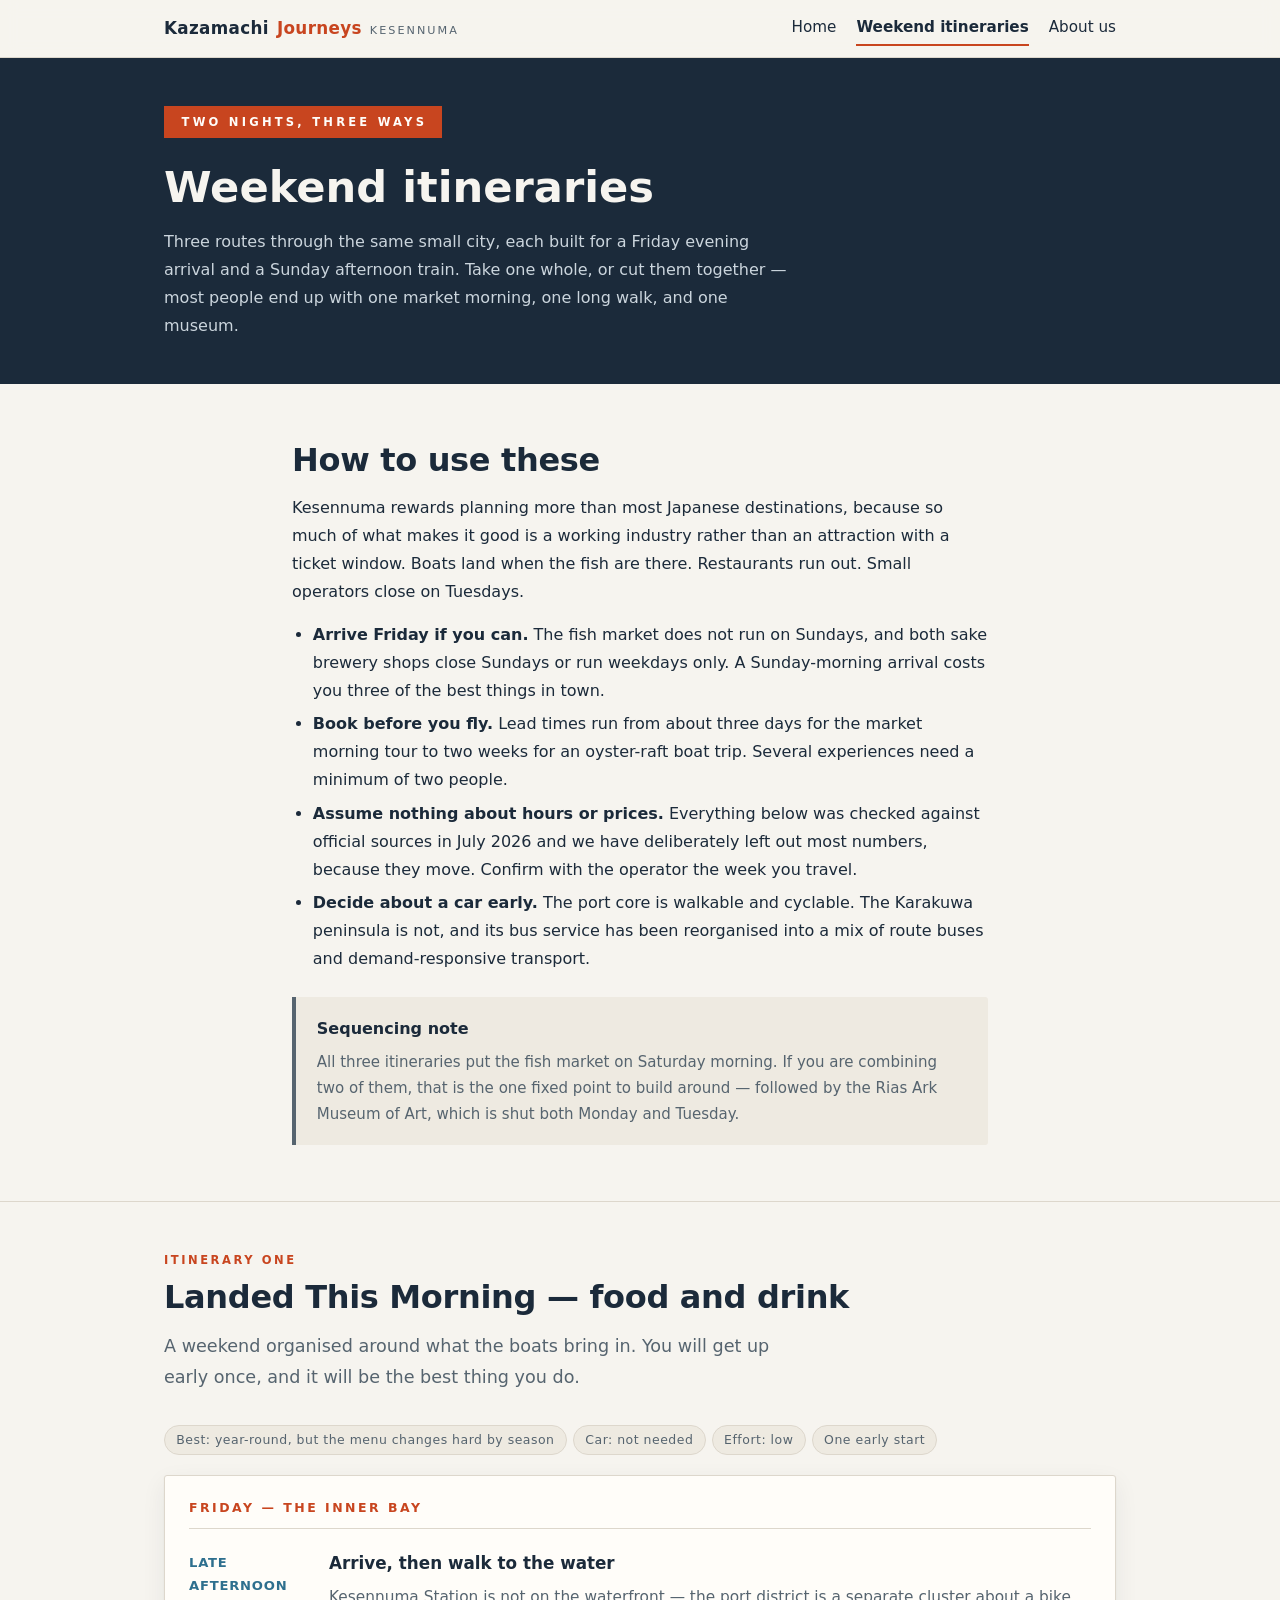
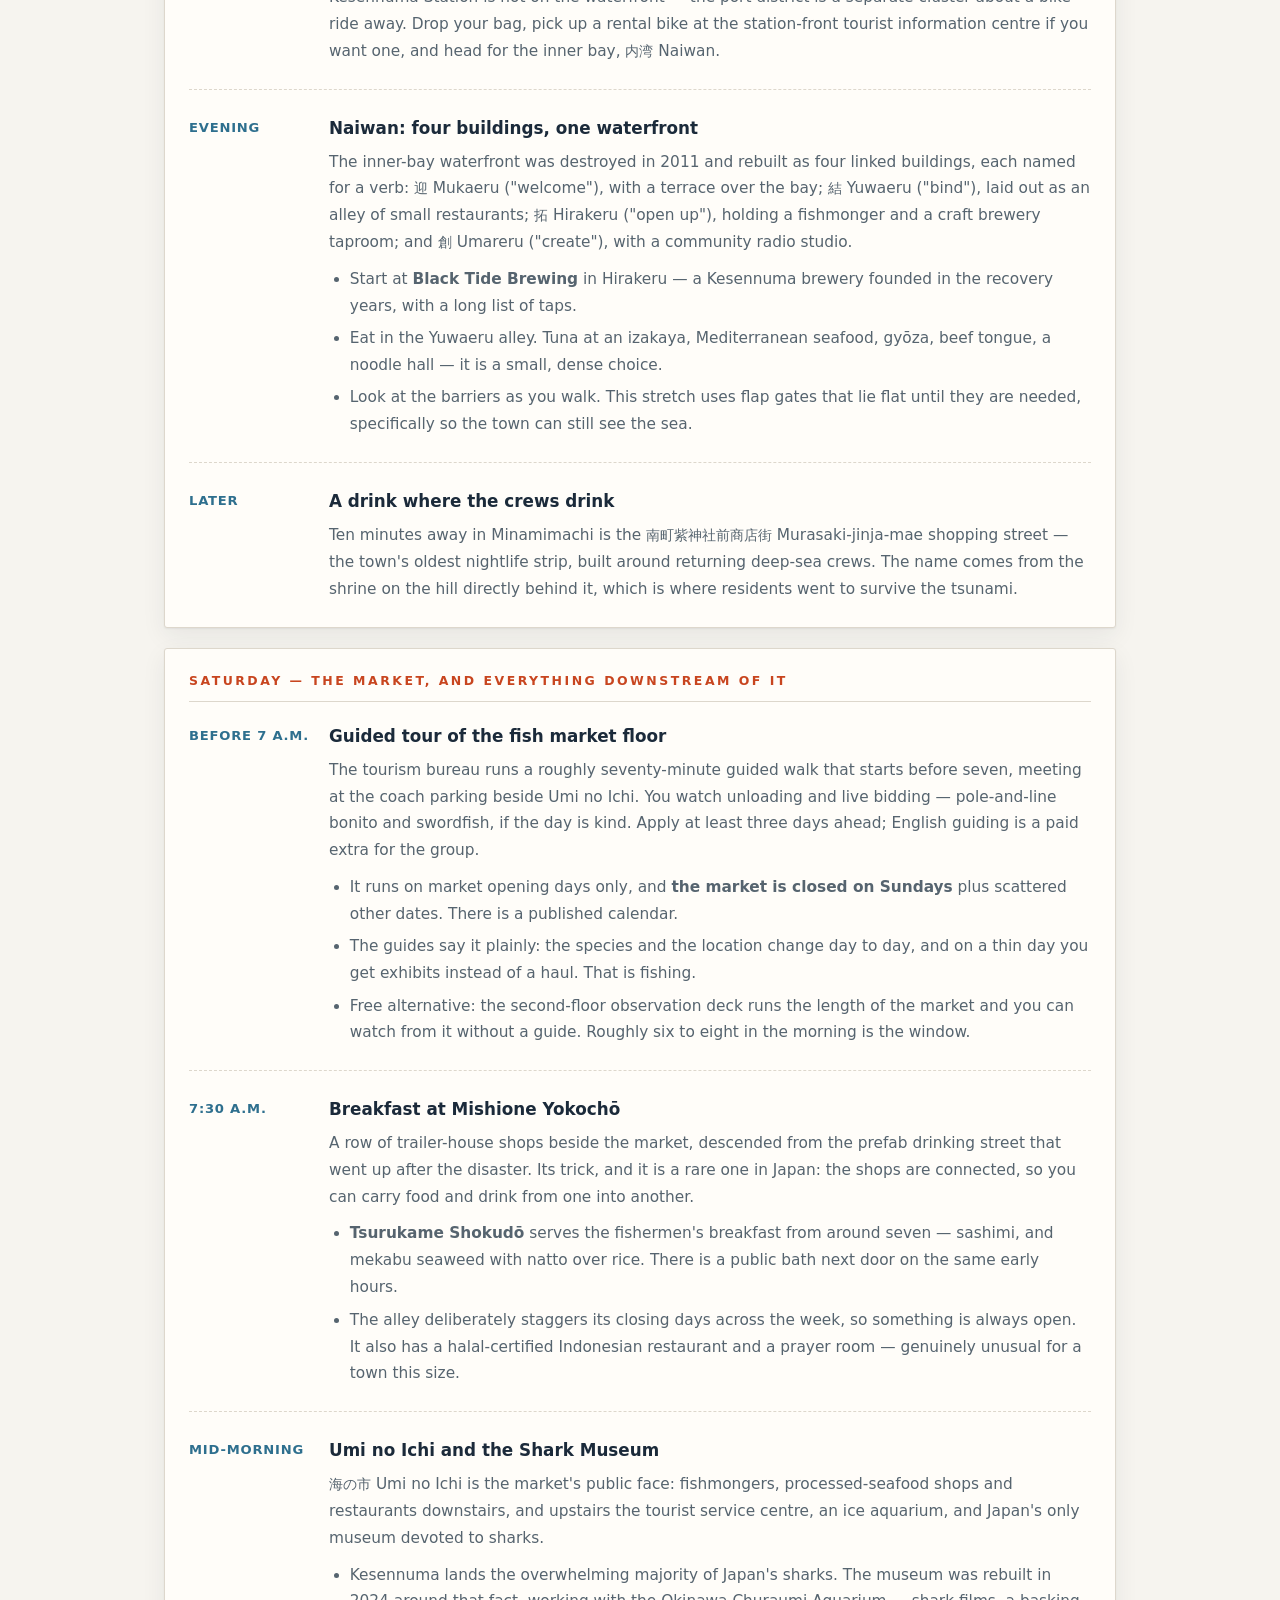
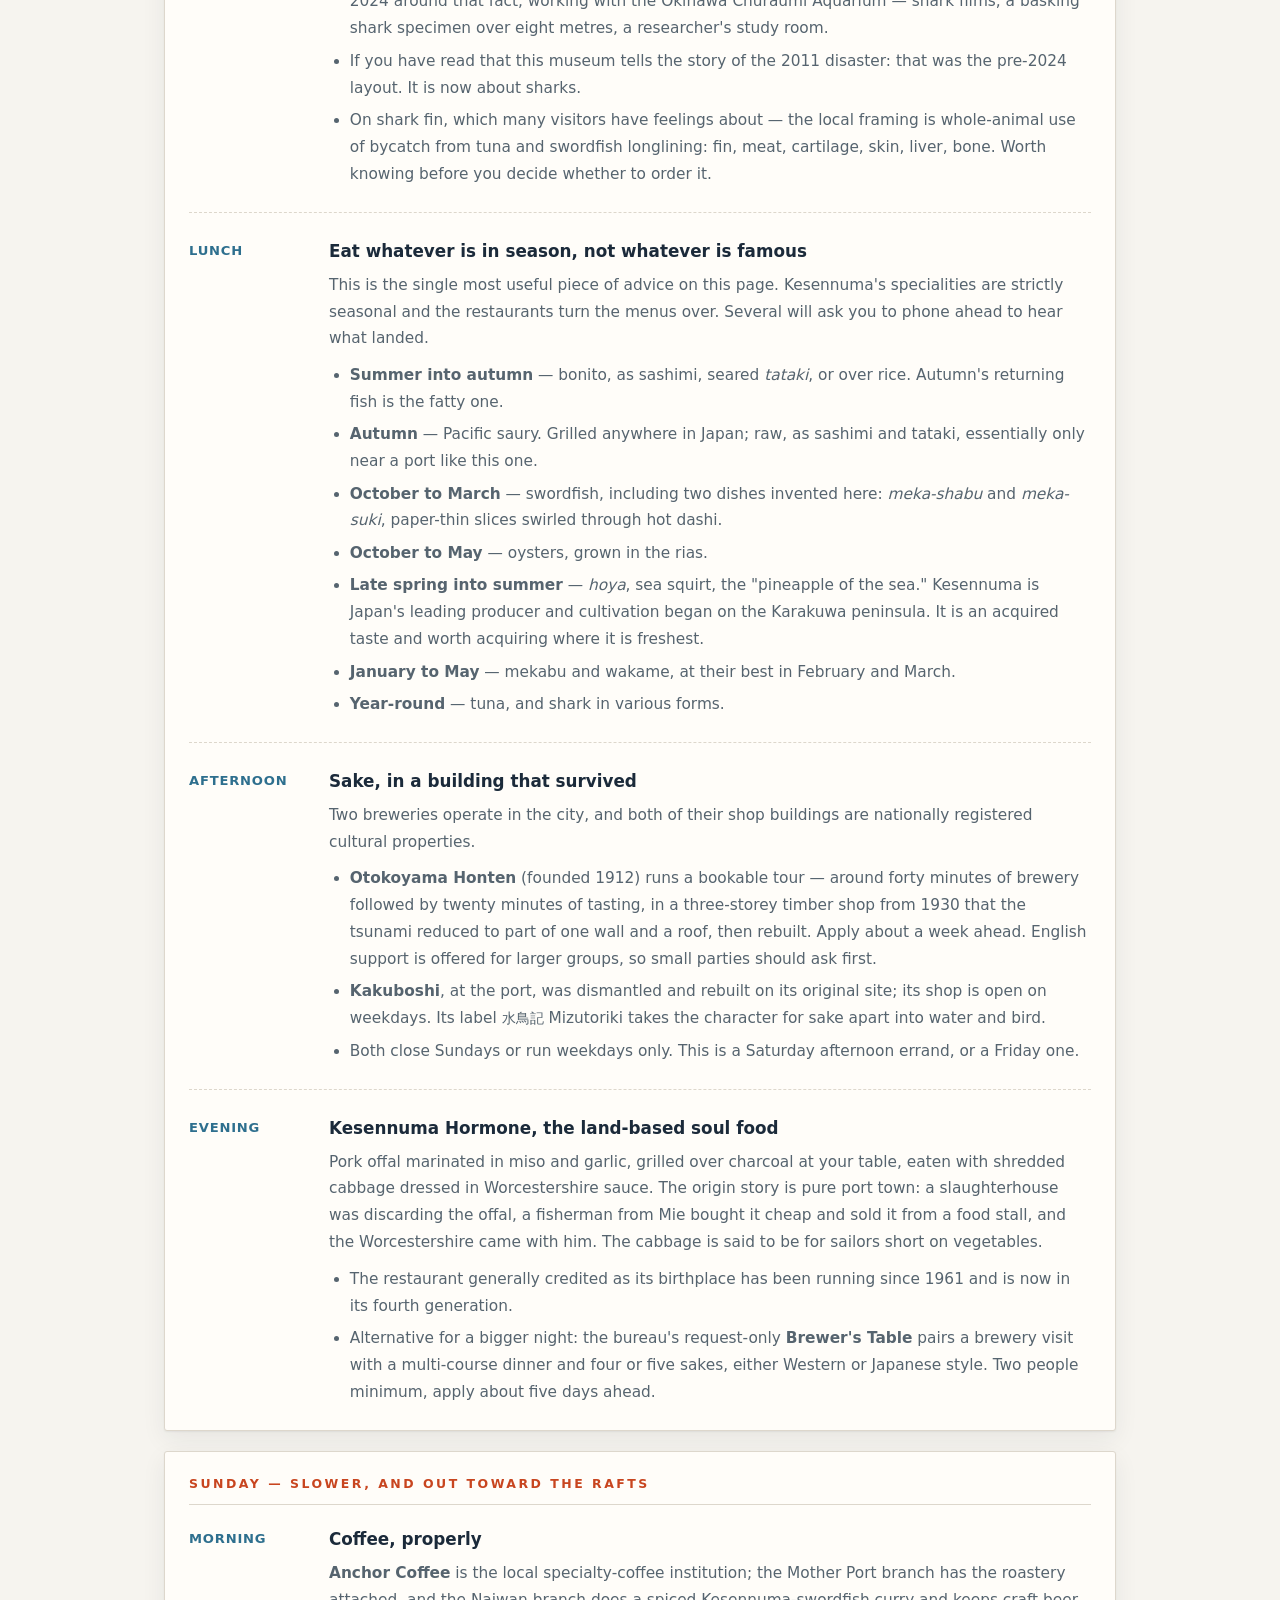
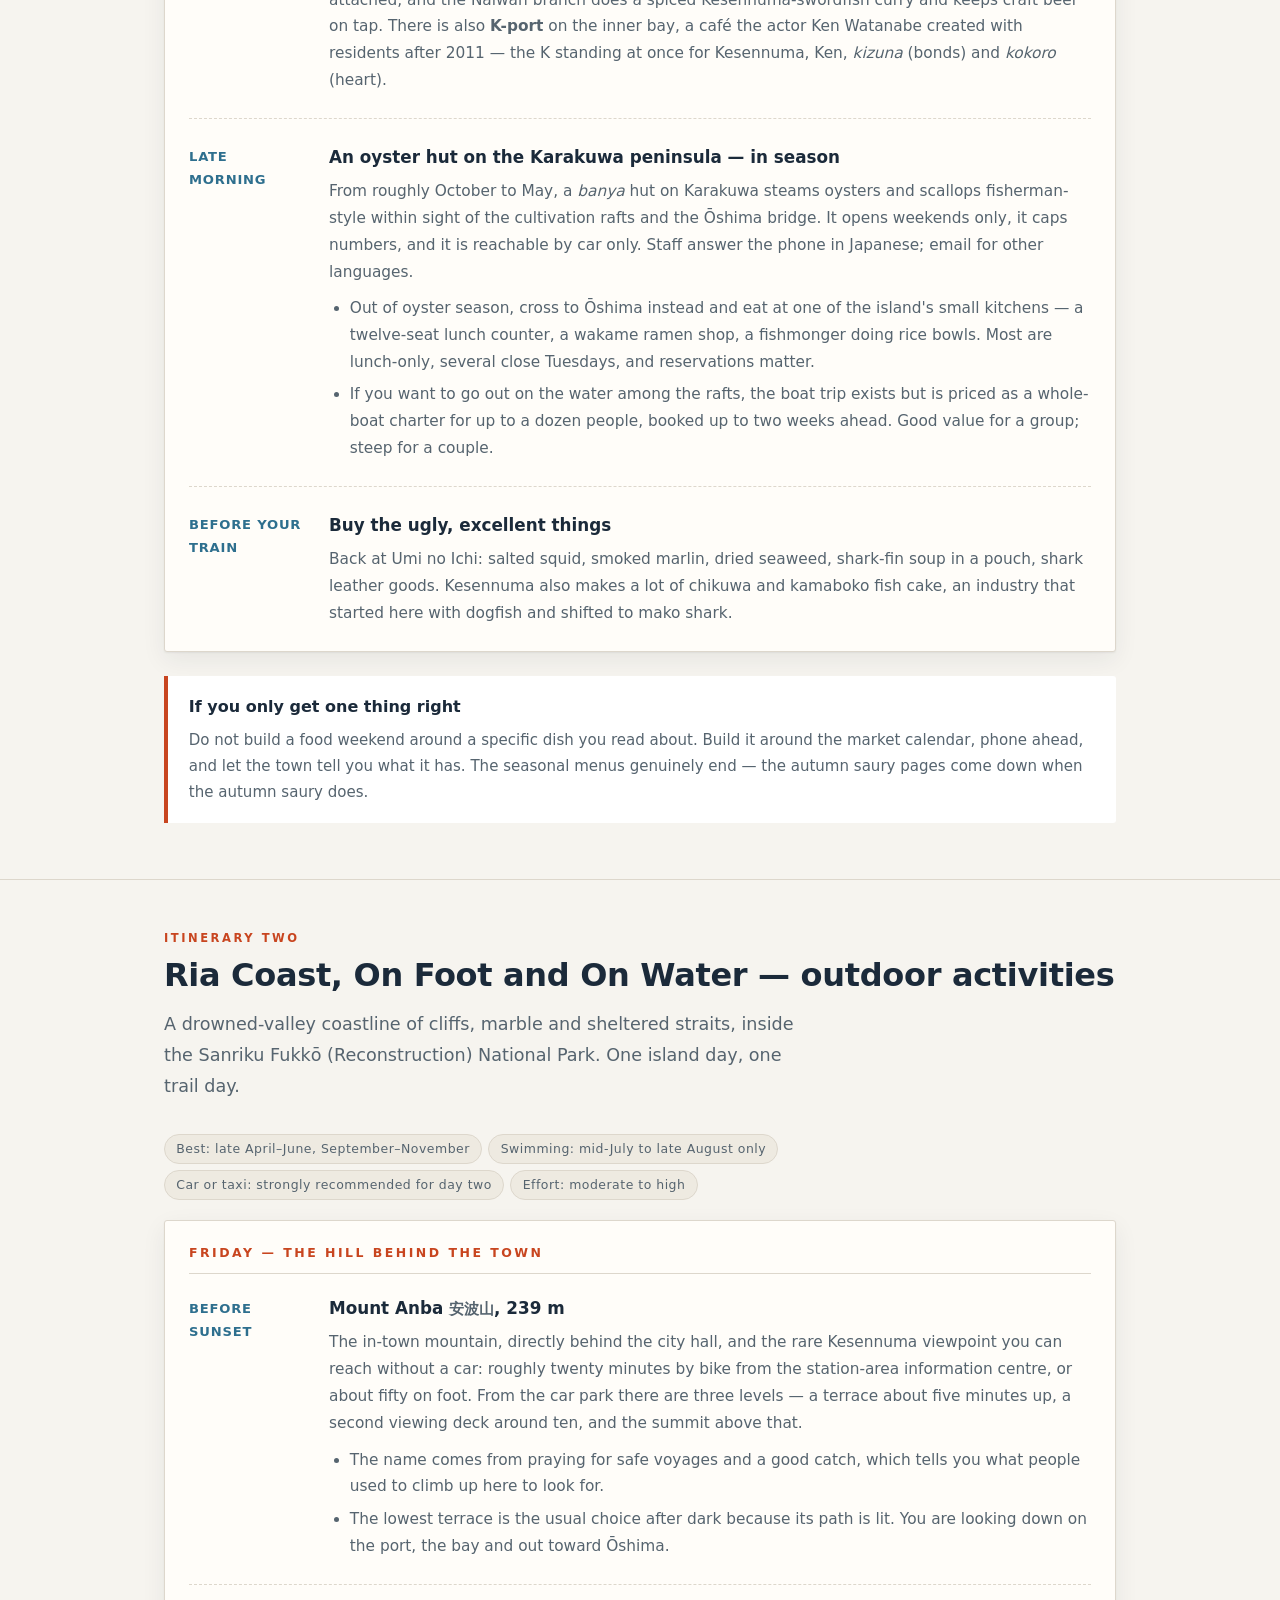
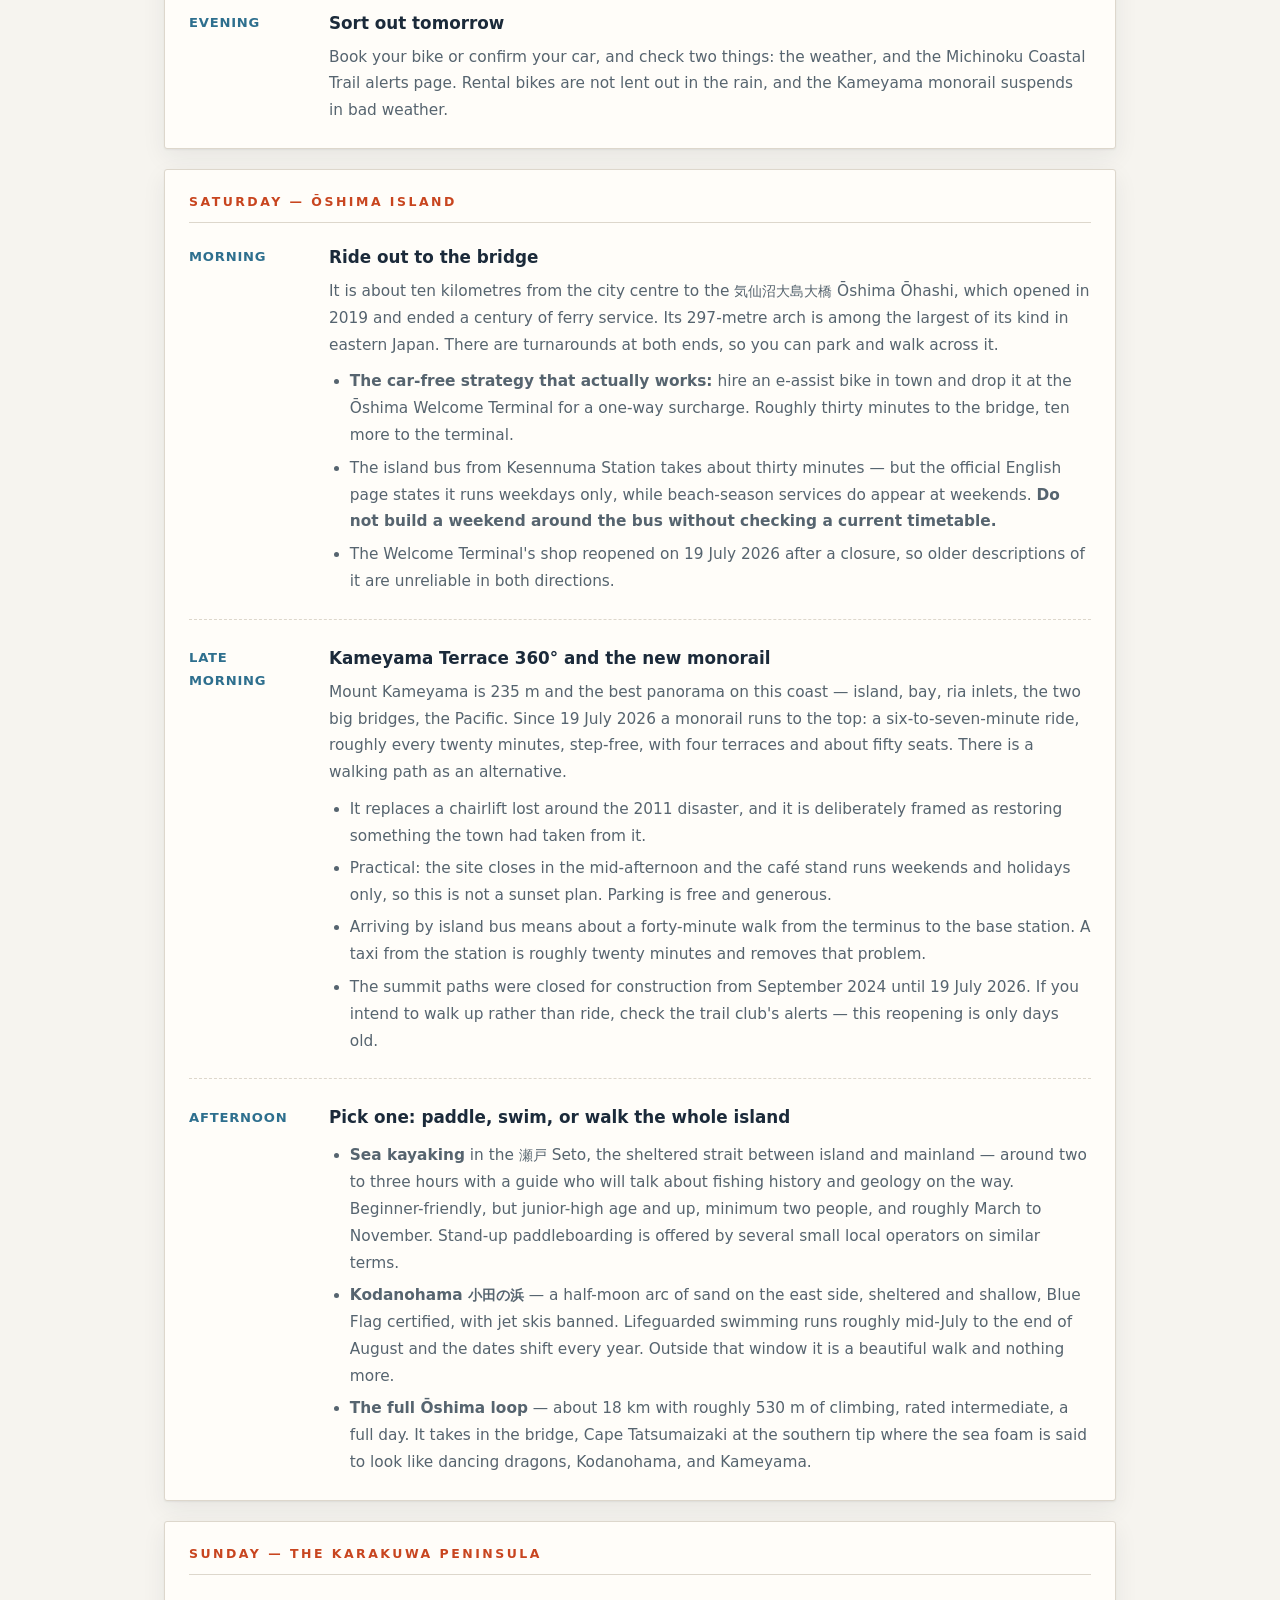
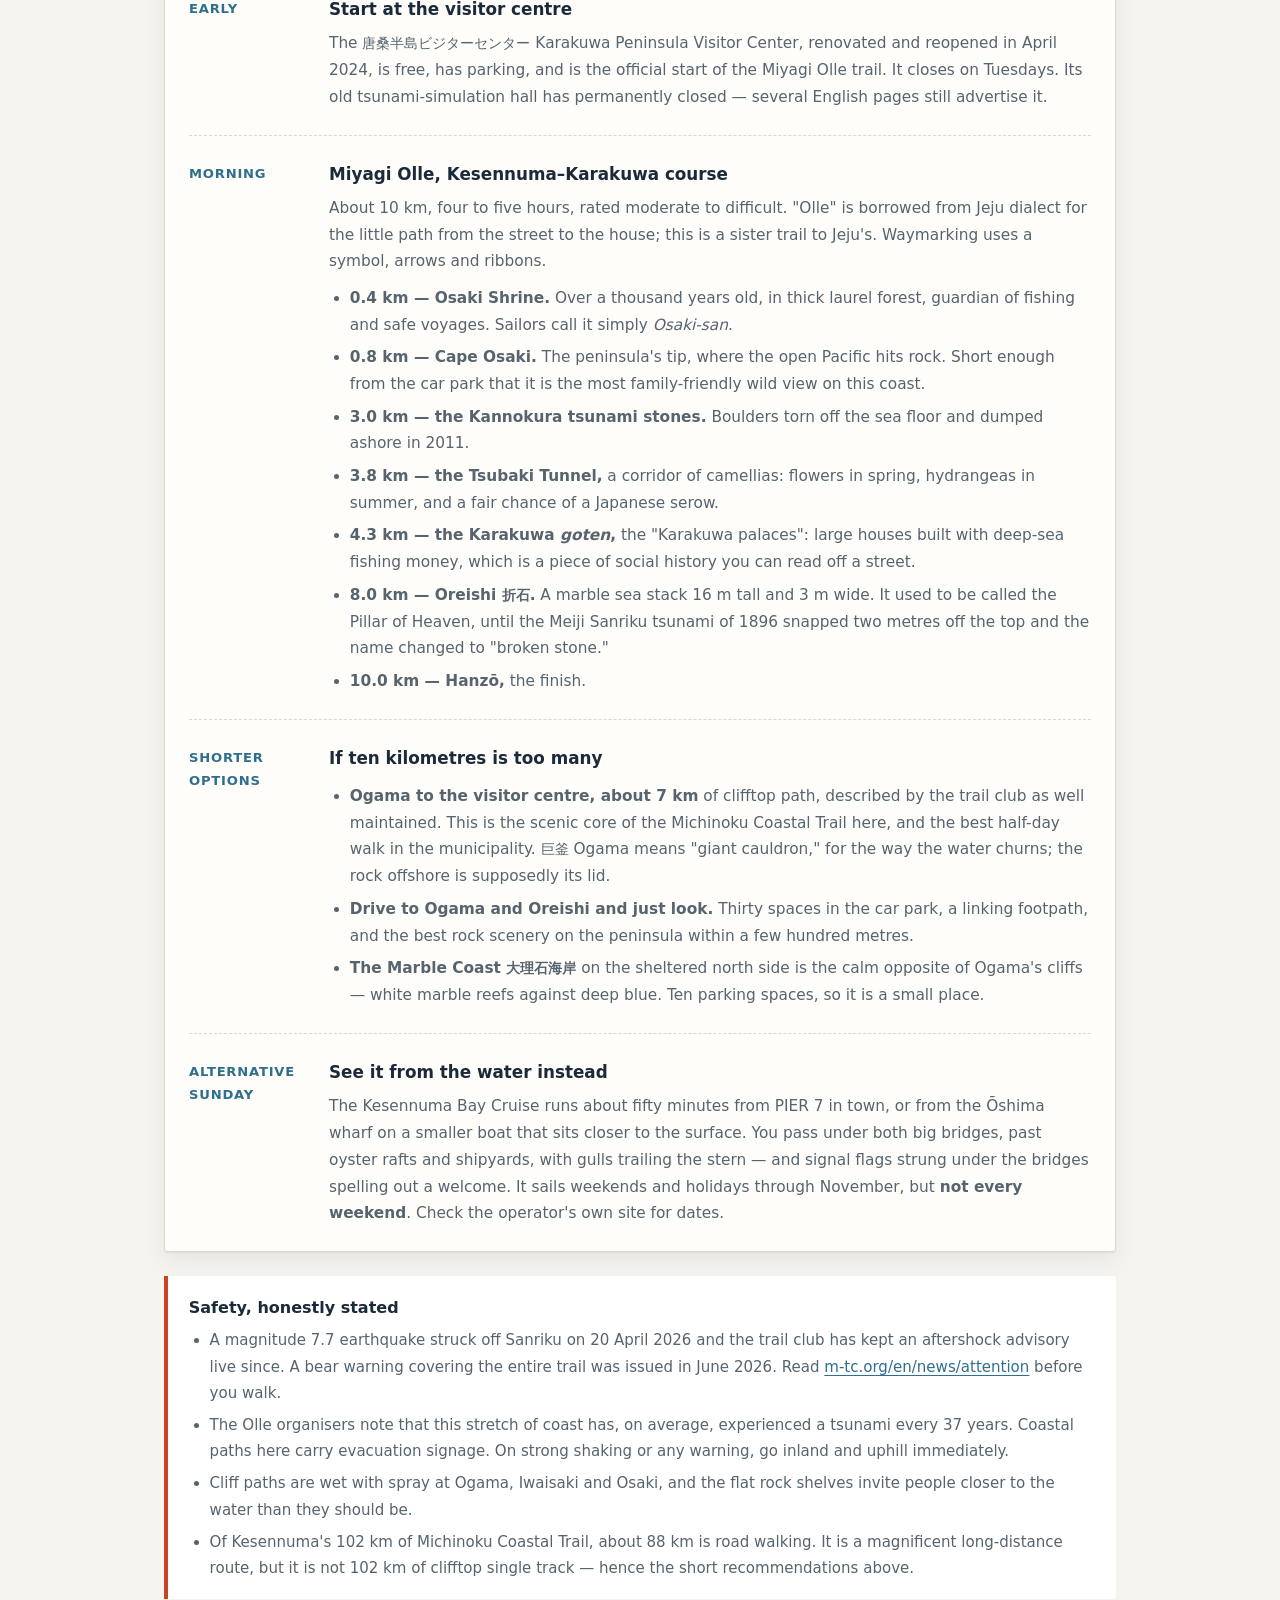
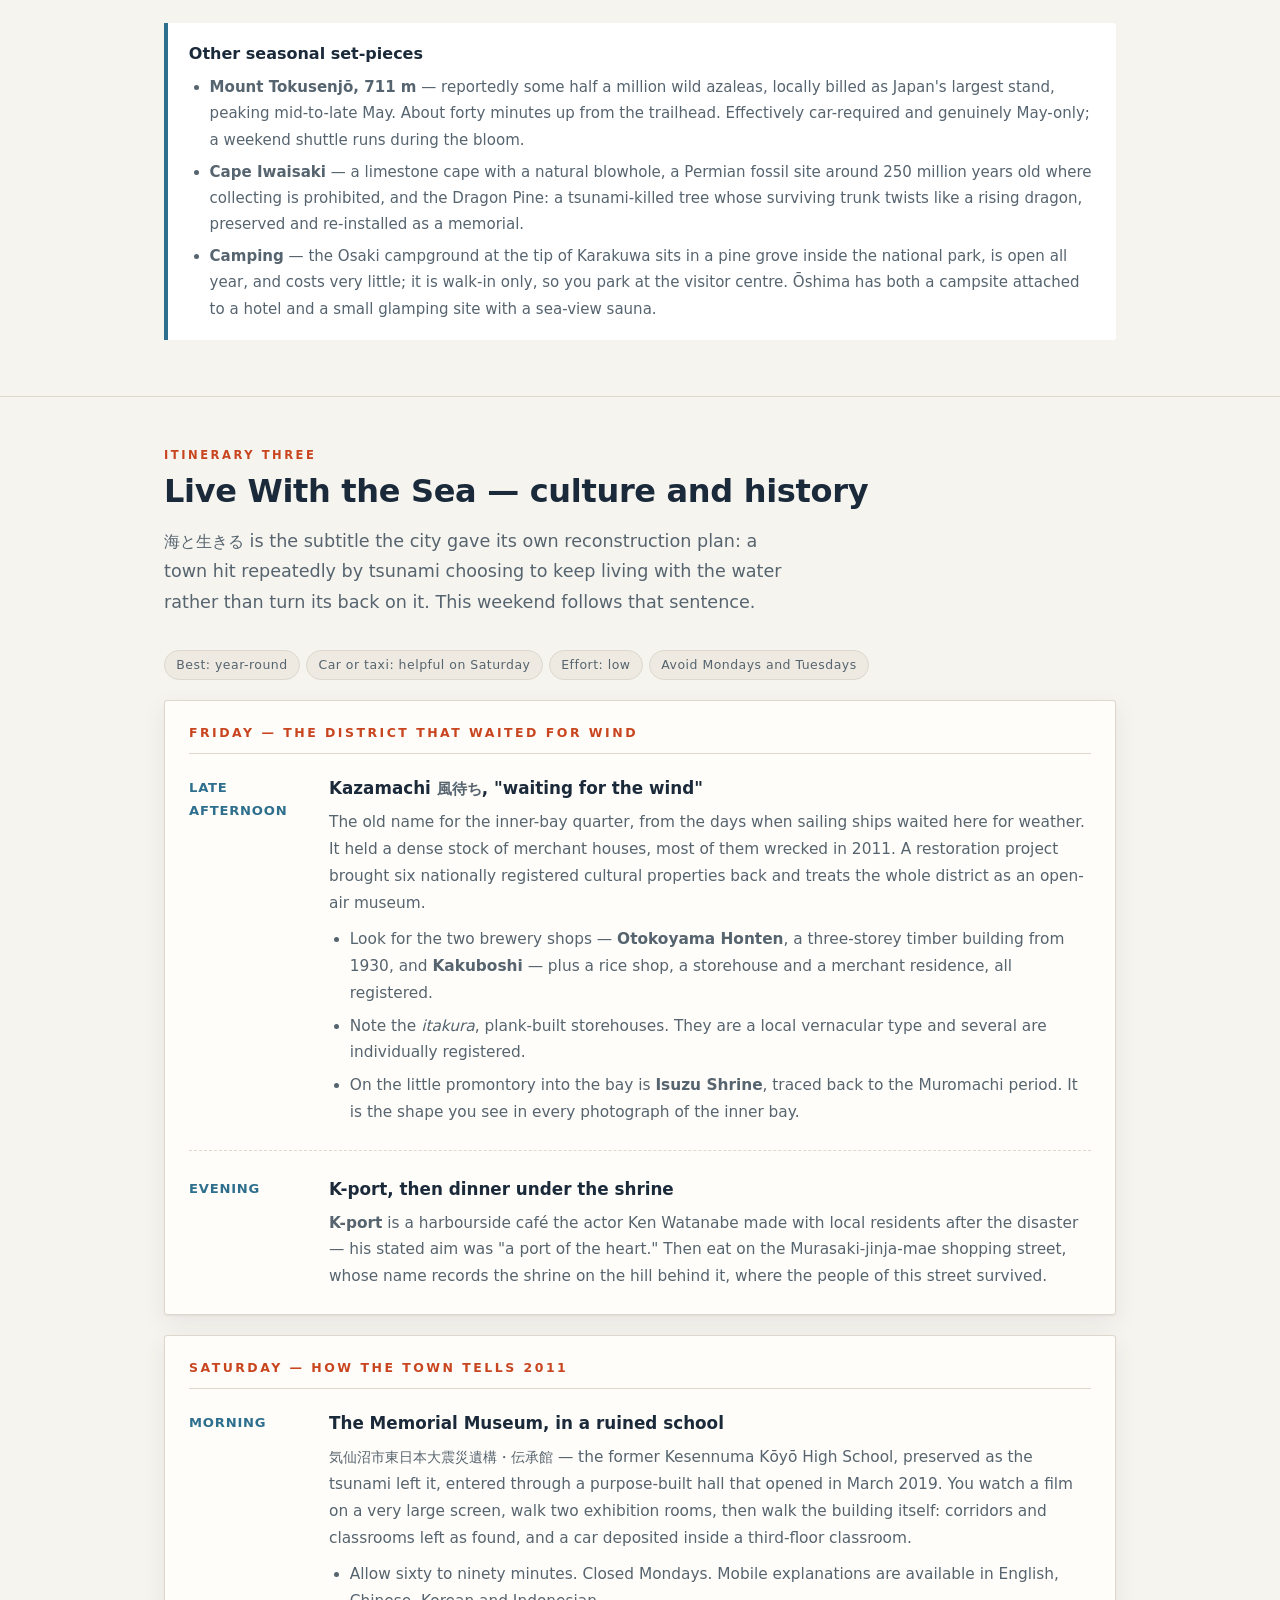
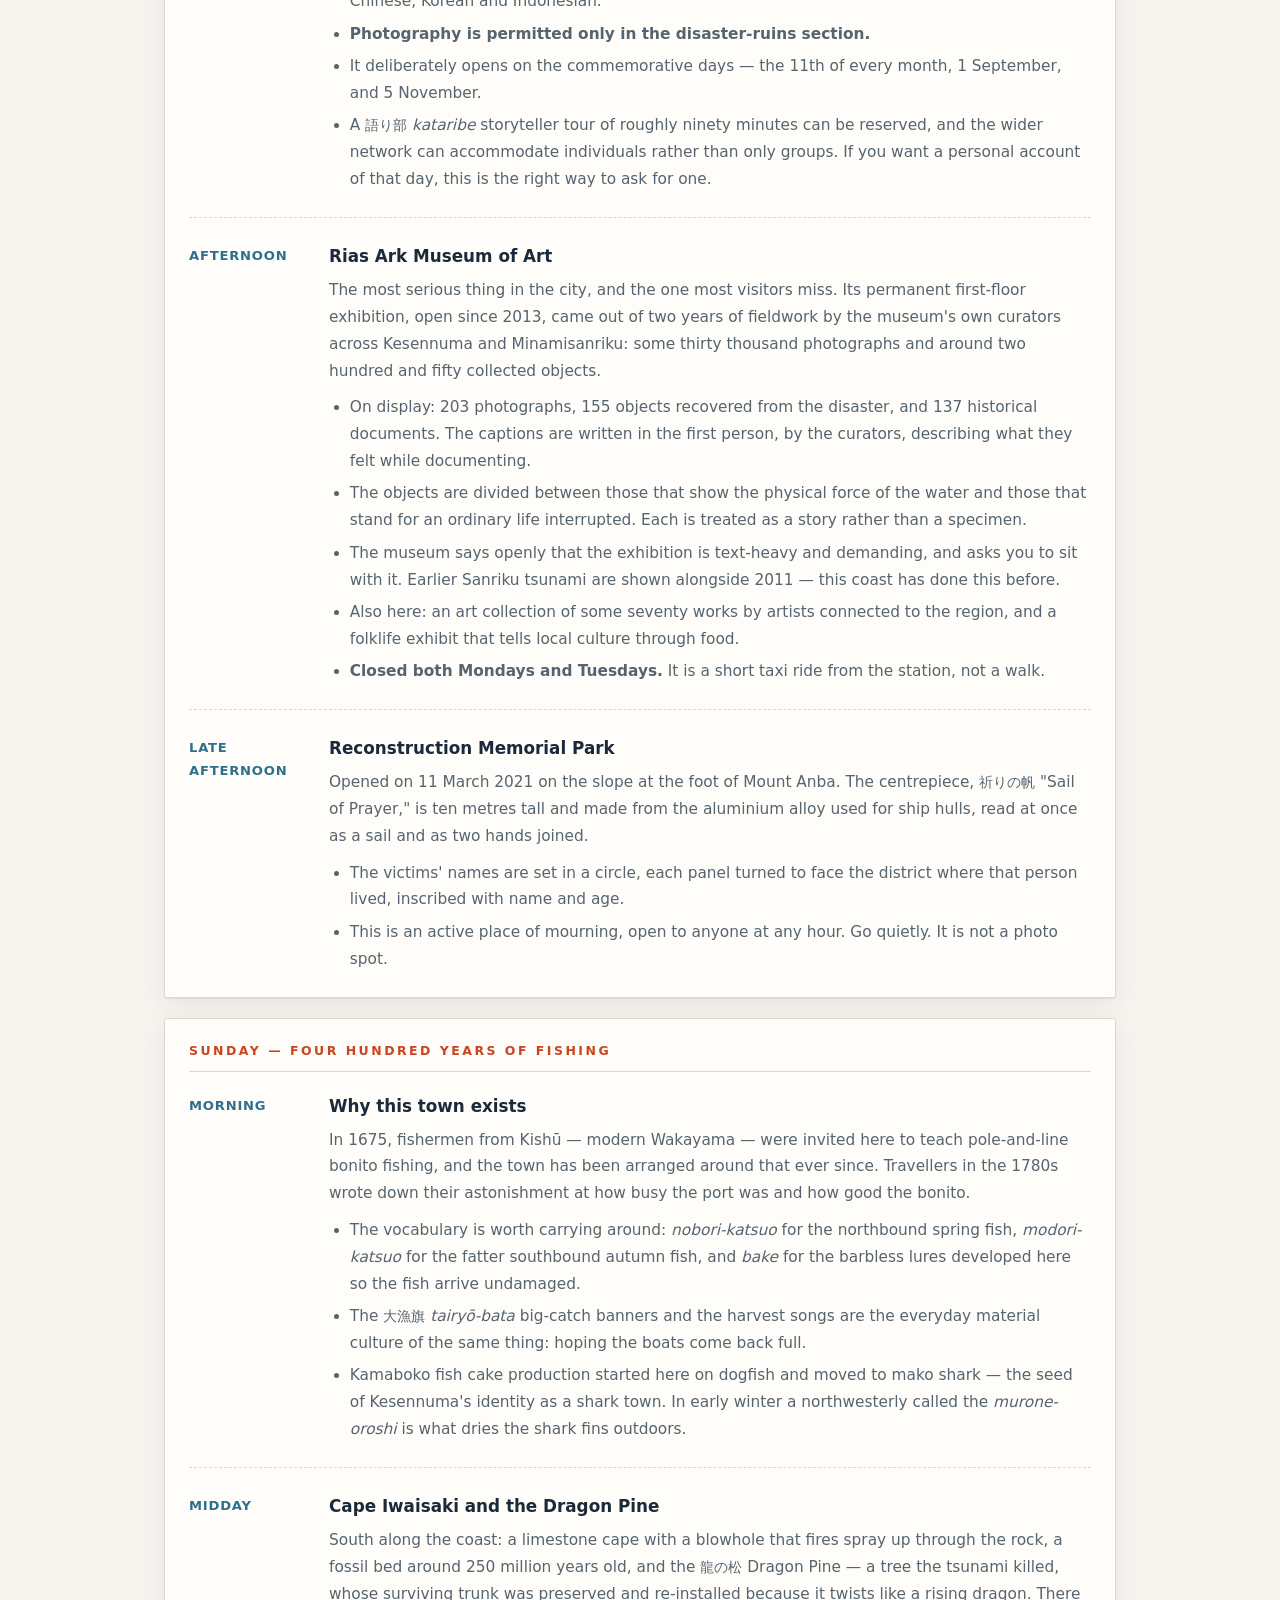
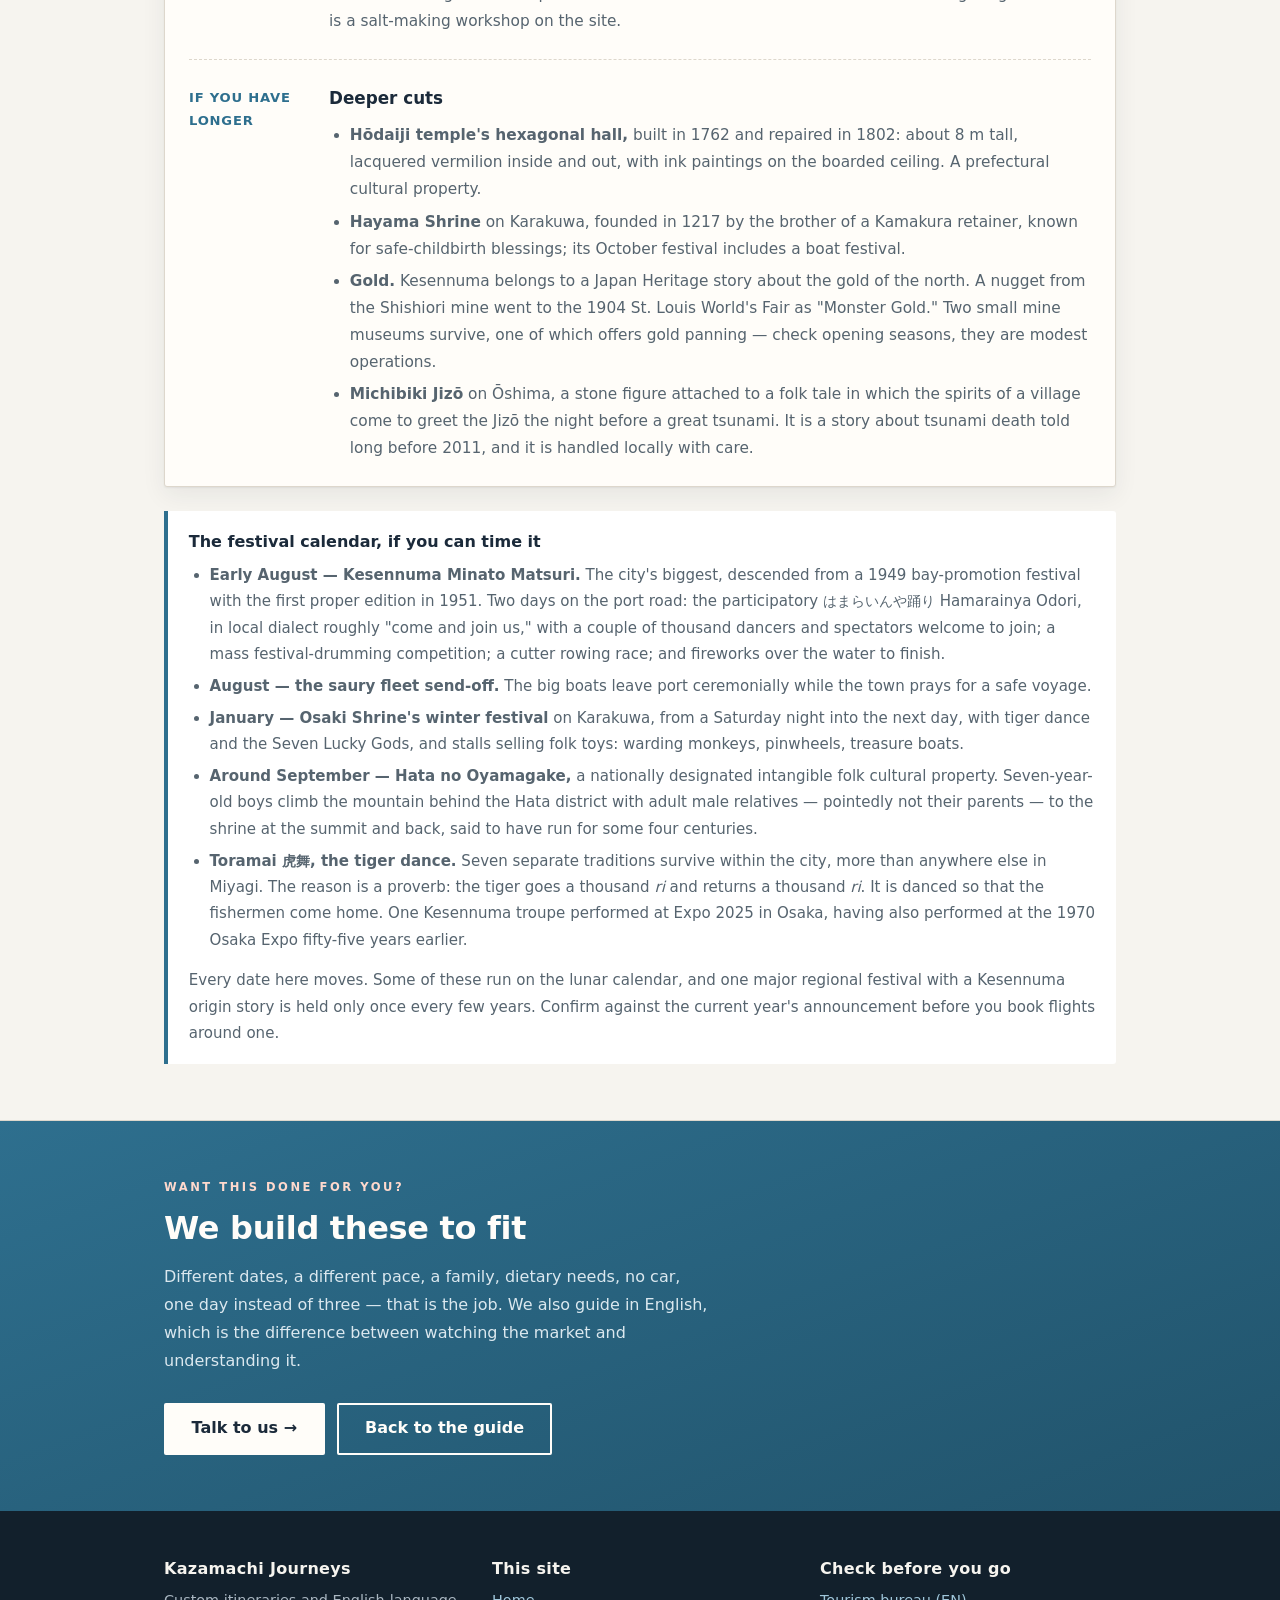
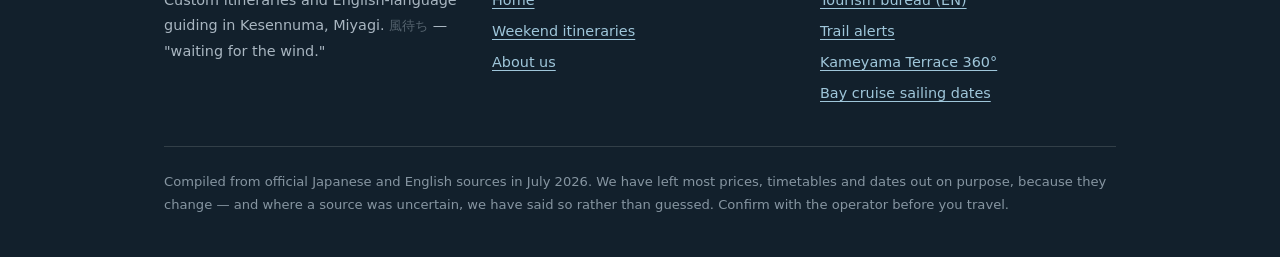
<file: itineraries.html>
<!DOCTYPE html>
<html lang="en">
<head>
<meta charset="UTF-8">
<meta name="viewport" content="width=device-width, initial-scale=1.0">
<title>Three weekend itineraries in Kesennuma | Kazamachi Journeys</title>
<meta name="description" content="Three two-night Kesennuma itineraries for foreign visitors: food and drink, outdoor activities, and culture and history — with the practical traps flagged.">
<link rel="stylesheet" href="./style.css">
</head>
<body>
<a class="skip" href="#main">Skip to content</a>

<header class="site-header">
  <div class="wrap">
    <a class="brand" href="./index.html">
      Kazamachi <span>Journeys</span>
      <small>Kesennuma</small>
    </a>
    <nav class="nav" aria-label="Main">
      <a href="./index.html">Home</a>
      <a href="./itineraries.html" aria-current="page">Weekend itineraries</a>
      <a href="./about.html">About us</a>
    </nav>
  </div>
</header>

<main id="main">

  <div class="page-head">
    <div class="wrap">
      <span class="flag">Two nights, three ways</span>
      <h1>Weekend itineraries</h1>
      <p>
        Three routes through the same small city, each built for a Friday evening arrival
        and a Sunday afternoon train. Take one whole, or cut them together — most people
        end up with one market morning, one long walk, and one museum.
      </p>
    </div>
  </div>

  <section>
    <div class="wrap wrap-narrow">
      <h2>How to use these</h2>
      <p>
        Kesennuma rewards planning more than most Japanese destinations, because so much of
        what makes it good is a working industry rather than an attraction with a ticket
        window. Boats land when the fish are there. Restaurants run out. Small operators
        close on Tuesdays.
      </p>
      <ul>
        <li><strong>Arrive Friday if you can.</strong> The fish market does not run on
            Sundays, and both sake brewery shops close Sundays or run weekdays only.
            A Sunday-morning arrival costs you three of the best things in town.</li>
        <li><strong>Book before you fly.</strong> Lead times run from about three days for
            the market morning tour to two weeks for an oyster-raft boat trip. Several
            experiences need a minimum of two people.</li>
        <li><strong>Assume nothing about hours or prices.</strong> Everything below was
            checked against official sources in July 2026 and we have deliberately left out
            most numbers, because they move. Confirm with the operator the week you travel.</li>
        <li><strong>Decide about a car early.</strong> The port core is walkable and
            cyclable. The Karakuwa peninsula is not, and its bus service has been
            reorganised into a mix of route buses and demand-responsive transport.</li>
      </ul>
      <div class="note flat">
        <h4>Sequencing note</h4>
        <p>
          All three itineraries put the fish market on Saturday morning. If you are
          combining two of them, that is the one fixed point to build around — followed by
          the Rias Ark Museum of Art, which is shut both Monday and Tuesday.
        </p>
      </div>
    </div>
  </section>

  <!-- ================= FOOD ================= -->

  <section class="itinerary" id="food">
    <div class="wrap">
      <p class="eyebrow">Itinerary one</p>
      <h2>Landed This Morning — food and drink</h2>
      <p class="lede">
        A weekend organised around what the boats bring in. You will get up early once,
        and it will be the best thing you do.
      </p>
      <ul class="tags">
        <li>Best: year-round, but the menu changes hard by season</li>
        <li>Car: not needed</li>
        <li>Effort: low</li>
        <li>One early start</li>
      </ul>

      <div class="day">
        <h3>Friday — the inner bay</h3>

        <div class="stop">
          <p class="when">Late afternoon</p>
          <div>
            <h4>Arrive, then walk to the water</h4>
            <p>
              Kesennuma Station is not on the waterfront — the port district is a separate
              cluster about a bike ride away. Drop your bag, pick up a rental bike at the
              station-front tourist information centre if you want one, and head for the
              inner bay, <span class="jp">内湾</span> Naiwan.
            </p>
          </div>
        </div>

        <div class="stop">
          <p class="when">Evening</p>
          <div>
            <h4>Naiwan: four buildings, one waterfront</h4>
            <p>
              The inner-bay waterfront was destroyed in 2011 and rebuilt as four linked
              buildings, each named for a verb: <span class="jp">迎</span> Mukaeru
              ("welcome"), with a terrace over the bay;
              <span class="jp">結</span> Yuwaeru ("bind"), laid out as an alley of small
              restaurants; <span class="jp">拓</span> Hirakeru ("open up"), holding a
              fishmonger and a craft brewery taproom; and
              <span class="jp">創</span> Umareru ("create"), with a community radio studio.
            </p>
            <ul>
              <li>Start at <strong>Black Tide Brewing</strong> in Hirakeru — a Kesennuma
                  brewery founded in the recovery years, with a long list of taps.</li>
              <li>Eat in the Yuwaeru alley. Tuna at an izakaya, Mediterranean seafood,
                  gyōza, beef tongue, a noodle hall — it is a small, dense choice.</li>
              <li>Look at the barriers as you walk. This stretch uses flap gates that lie
                  flat until they are needed, specifically so the town can still see the sea.</li>
            </ul>
          </div>
        </div>

        <div class="stop">
          <p class="when">Later</p>
          <div>
            <h4>A drink where the crews drink</h4>
            <p>
              Ten minutes away in Minamimachi is the
              <span class="jp">南町紫神社前商店街</span> Murasaki-jinja-mae shopping
              street — the town's oldest nightlife strip, built around returning
              deep-sea crews. The name comes from the shrine on the hill directly behind
              it, which is where residents went to survive the tsunami.
            </p>
          </div>
        </div>
      </div>

      <div class="day">
        <h3>Saturday — the market, and everything downstream of it</h3>

        <div class="stop">
          <p class="when">Before 7 a.m.</p>
          <div>
            <h4>Guided tour of the fish market floor</h4>
            <p>
              The tourism bureau runs a roughly seventy-minute guided walk that starts
              before seven, meeting at the coach parking beside Umi no Ichi. You watch
              unloading and live bidding — pole-and-line bonito and swordfish, if the day
              is kind. Apply at least three days ahead; English guiding is a paid extra
              for the group.
            </p>
            <ul>
              <li>It runs on market opening days only, and <strong>the market is closed on
                  Sundays</strong> plus scattered other dates. There is a published calendar.</li>
              <li>The guides say it plainly: the species and the location change day to day,
                  and on a thin day you get exhibits instead of a haul. That is fishing.</li>
              <li>Free alternative: the second-floor observation deck runs the length of the
                  market and you can watch from it without a guide. Roughly six to eight in
                  the morning is the window.</li>
            </ul>
          </div>
        </div>

        <div class="stop">
          <p class="when">7:30 a.m.</p>
          <div>
            <h4>Breakfast at Mishione Yokochō</h4>
            <p>
              A row of trailer-house shops beside the market, descended from the prefab
              drinking street that went up after the disaster. Its trick, and it is a rare
              one in Japan: the shops are connected, so you can carry food and drink from
              one into another.
            </p>
            <ul>
              <li><strong>Tsurukame Shokudō</strong> serves the fishermen's breakfast from
                  around seven — sashimi, and mekabu seaweed with natto over rice. There is
                  a public bath next door on the same early hours.</li>
              <li>The alley deliberately staggers its closing days across the week, so
                  something is always open. It also has a halal-certified Indonesian
                  restaurant and a prayer room — genuinely unusual for a town this size.</li>
            </ul>
          </div>
        </div>

        <div class="stop">
          <p class="when">Mid-morning</p>
          <div>
            <h4>Umi no Ichi and the Shark Museum</h4>
            <p>
              <span class="jp">海の市</span> Umi no Ichi is the market's public face:
              fishmongers, processed-seafood shops and restaurants downstairs, and upstairs
              the tourist service centre, an ice aquarium, and Japan's only museum devoted
              to sharks.
            </p>
            <ul>
              <li>Kesennuma lands the overwhelming majority of Japan's sharks. The museum
                  was rebuilt in 2024 around that fact, working with the Okinawa Churaumi
                  Aquarium — shark films, a basking shark specimen over eight metres, a
                  researcher's study room.</li>
              <li>If you have read that this museum tells the story of the 2011 disaster:
                  that was the pre-2024 layout. It is now about sharks.</li>
              <li>On shark fin, which many visitors have feelings about — the local framing
                  is whole-animal use of bycatch from tuna and swordfish longlining: fin,
                  meat, cartilage, skin, liver, bone. Worth knowing before you decide
                  whether to order it.</li>
            </ul>
          </div>
        </div>

        <div class="stop">
          <p class="when">Lunch</p>
          <div>
            <h4>Eat whatever is in season, not whatever is famous</h4>
            <p>
              This is the single most useful piece of advice on this page. Kesennuma's
              specialities are strictly seasonal and the restaurants turn the menus over.
              Several will ask you to phone ahead to hear what landed.
            </p>
            <ul>
              <li><strong>Summer into autumn</strong> — bonito, as sashimi, seared
                  <em>tataki</em>, or over rice. Autumn's returning fish is the fatty one.</li>
              <li><strong>Autumn</strong> — Pacific saury. Grilled anywhere in Japan; raw,
                  as sashimi and tataki, essentially only near a port like this one.</li>
              <li><strong>October to March</strong> — swordfish, including two dishes
                  invented here: <em>meka-shabu</em> and <em>meka-suki</em>, paper-thin
                  slices swirled through hot dashi.</li>
              <li><strong>October to May</strong> — oysters, grown in the rias.</li>
              <li><strong>Late spring into summer</strong> — <em>hoya</em>, sea squirt, the
                  "pineapple of the sea." Kesennuma is Japan's leading producer and
                  cultivation began on the Karakuwa peninsula. It is an acquired taste and
                  worth acquiring where it is freshest.</li>
              <li><strong>January to May</strong> — mekabu and wakame, at their best in
                  February and March.</li>
              <li><strong>Year-round</strong> — tuna, and shark in various forms.</li>
            </ul>
          </div>
        </div>

        <div class="stop">
          <p class="when">Afternoon</p>
          <div>
            <h4>Sake, in a building that survived</h4>
            <p>
              Two breweries operate in the city, and both of their shop buildings are
              nationally registered cultural properties.
            </p>
            <ul>
              <li><strong>Otokoyama Honten</strong> (founded 1912) runs a bookable tour —
                  around forty minutes of brewery followed by twenty minutes of tasting, in
                  a three-storey timber shop from 1930 that the tsunami reduced to part of
                  one wall and a roof, then rebuilt. Apply about a week ahead. English
                  support is offered for larger groups, so small parties should ask first.</li>
              <li><strong>Kakuboshi</strong>, at the port, was dismantled and rebuilt on its
                  original site; its shop is open on weekdays. Its label
                  <span class="jp">水鳥記</span> Mizutoriki takes the character for sake
                  apart into water and bird.</li>
              <li>Both close Sundays or run weekdays only. This is a Saturday afternoon
                  errand, or a Friday one.</li>
            </ul>
          </div>
        </div>

        <div class="stop">
          <p class="when">Evening</p>
          <div>
            <h4>Kesennuma Hormone, the land-based soul food</h4>
            <p>
              Pork offal marinated in miso and garlic, grilled over charcoal at your table,
              eaten with shredded cabbage dressed in Worcestershire sauce. The origin story
              is pure port town: a slaughterhouse was discarding the offal, a fisherman from
              Mie bought it cheap and sold it from a food stall, and the Worcestershire came
              with him. The cabbage is said to be for sailors short on vegetables.
            </p>
            <ul>
              <li>The restaurant generally credited as its birthplace has been running since
                  1961 and is now in its fourth generation.</li>
              <li>Alternative for a bigger night: the bureau's request-only
                  <strong>Brewer's Table</strong> pairs a brewery visit with a multi-course
                  dinner and four or five sakes, either Western or Japanese style. Two people
                  minimum, apply about five days ahead.</li>
            </ul>
          </div>
        </div>
      </div>

      <div class="day">
        <h3>Sunday — slower, and out toward the rafts</h3>

        <div class="stop">
          <p class="when">Morning</p>
          <div>
            <h4>Coffee, properly</h4>
            <p>
              <strong>Anchor Coffee</strong> is the local specialty-coffee institution; the
              Mother Port branch has the roastery attached, and the Naiwan branch does a
              spiced Kesennuma-swordfish curry and keeps craft beer on tap. There is also
              <strong>K-port</strong> on the inner bay, a café the actor Ken Watanabe created
              with residents after 2011 — the K standing at once for Kesennuma, Ken,
              <em>kizuna</em> (bonds) and <em>kokoro</em> (heart).
            </p>
          </div>
        </div>

        <div class="stop">
          <p class="when">Late morning</p>
          <div>
            <h4>An oyster hut on the Karakuwa peninsula — in season</h4>
            <p>
              From roughly October to May, a <em>banya</em> hut on Karakuwa steams oysters
              and scallops fisherman-style within sight of the cultivation rafts and the
              Ōshima bridge. It opens weekends only, it caps numbers, and it is reachable
              by car only. Staff answer the phone in Japanese; email for other languages.
            </p>
            <ul>
              <li>Out of oyster season, cross to Ōshima instead and eat at one of the
                  island's small kitchens — a twelve-seat lunch counter, a wakame ramen
                  shop, a fishmonger doing rice bowls. Most are lunch-only, several close
                  Tuesdays, and reservations matter.</li>
              <li>If you want to go out on the water among the rafts, the boat trip exists
                  but is priced as a whole-boat charter for up to a dozen people, booked up
                  to two weeks ahead. Good value for a group; steep for a couple.</li>
            </ul>
          </div>
        </div>

        <div class="stop">
          <p class="when">Before your train</p>
          <div>
            <h4>Buy the ugly, excellent things</h4>
            <p>
              Back at Umi no Ichi: salted squid, smoked marlin, dried seaweed, shark-fin
              soup in a pouch, shark leather goods. Kesennuma also makes a lot of chikuwa
              and kamaboko fish cake, an industry that started here with dogfish and
              shifted to mako shark.
            </p>
          </div>
        </div>
      </div>

      <div class="note warn">
        <h4>If you only get one thing right</h4>
        <p>
          Do not build a food weekend around a specific dish you read about. Build it
          around the market calendar, phone ahead, and let the town tell you what it has.
          The seasonal menus genuinely end — the autumn saury pages come down when the
          autumn saury does.
        </p>
      </div>
    </div>
  </section>

  <!-- ================= OUTDOORS ================= -->

  <section class="itinerary" id="outdoors">
    <div class="wrap">
      <p class="eyebrow">Itinerary two</p>
      <h2>Ria Coast, On Foot and On Water — outdoor activities</h2>
      <p class="lede">
        A drowned-valley coastline of cliffs, marble and sheltered straits, inside the
        Sanriku Fukkō (Reconstruction) National Park. One island day, one trail day.
      </p>
      <ul class="tags">
        <li>Best: late April–June, September–November</li>
        <li>Swimming: mid-July to late August only</li>
        <li>Car or taxi: strongly recommended for day two</li>
        <li>Effort: moderate to high</li>
      </ul>

      <div class="day">
        <h3>Friday — the hill behind the town</h3>

        <div class="stop">
          <p class="when">Before sunset</p>
          <div>
            <h4>Mount Anba <span class="jp">安波山</span>, 239 m</h4>
            <p>
              The in-town mountain, directly behind the city hall, and the rare Kesennuma
              viewpoint you can reach without a car: roughly twenty minutes by bike from
              the station-area information centre, or about fifty on foot. From the car
              park there are three levels — a terrace about five minutes up, a second
              viewing deck around ten, and the summit above that.
            </p>
            <ul>
              <li>The name comes from praying for safe voyages and a good catch, which
                  tells you what people used to climb up here to look for.</li>
              <li>The lowest terrace is the usual choice after dark because its path is lit.
                  You are looking down on the port, the bay and out toward Ōshima.</li>
            </ul>
          </div>
        </div>

        <div class="stop">
          <p class="when">Evening</p>
          <div>
            <h4>Sort out tomorrow</h4>
            <p>
              Book your bike or confirm your car, and check two things: the weather, and
              the Michinoku Coastal Trail alerts page. Rental bikes are not lent out in the
              rain, and the Kameyama monorail suspends in bad weather.
            </p>
          </div>
        </div>
      </div>

      <div class="day">
        <h3>Saturday — Ōshima island</h3>

        <div class="stop">
          <p class="when">Morning</p>
          <div>
            <h4>Ride out to the bridge</h4>
            <p>
              It is about ten kilometres from the city centre to the
              <span class="jp">気仙沼大島大橋</span> Ōshima Ōhashi, which opened in 2019
              and ended a century of ferry service. Its 297-metre arch is among the largest
              of its kind in eastern Japan. There are turnarounds at both ends, so you can
              park and walk across it.
            </p>
            <ul>
              <li><strong>The car-free strategy that actually works:</strong> hire an
                  e-assist bike in town and drop it at the Ōshima Welcome Terminal for a
                  one-way surcharge. Roughly thirty minutes to the bridge, ten more to the
                  terminal.</li>
              <li>The island bus from Kesennuma Station takes about thirty minutes — but the
                  official English page states it runs weekdays only, while beach-season
                  services do appear at weekends. <strong>Do not build a weekend around the
                  bus without checking a current timetable.</strong></li>
              <li>The Welcome Terminal's shop reopened on 19 July 2026 after a closure, so
                  older descriptions of it are unreliable in both directions.</li>
            </ul>
          </div>
        </div>

        <div class="stop">
          <p class="when">Late morning</p>
          <div>
            <h4>Kameyama Terrace 360° and the new monorail</h4>
            <p>
              Mount Kameyama is 235 m and the best panorama on this coast — island, bay,
              ria inlets, the two big bridges, the Pacific. Since 19 July 2026 a monorail
              runs to the top: a six-to-seven-minute ride, roughly every twenty minutes,
              step-free, with four terraces and about fifty seats. There is a walking path
              as an alternative.
            </p>
            <ul>
              <li>It replaces a chairlift lost around the 2011 disaster, and it is
                  deliberately framed as restoring something the town had taken from it.</li>
              <li>Practical: the site closes in the mid-afternoon and the café stand runs
                  weekends and holidays only, so this is not a sunset plan. Parking is free
                  and generous.</li>
              <li>Arriving by island bus means about a forty-minute walk from the terminus
                  to the base station. A taxi from the station is roughly twenty minutes and
                  removes that problem.</li>
              <li>The summit paths were closed for construction from September 2024 until
                  19 July 2026. If you intend to walk up rather than ride, check the trail
                  club's alerts — this reopening is only days old.</li>
            </ul>
          </div>
        </div>

        <div class="stop">
          <p class="when">Afternoon</p>
          <div>
            <h4>Pick one: paddle, swim, or walk the whole island</h4>
            <ul>
              <li><strong>Sea kayaking</strong> in the <span class="jp">瀬戸</span> Seto,
                  the sheltered strait between island and mainland — around two to three
                  hours with a guide who will talk about fishing history and geology on the
                  way. Beginner-friendly, but junior-high age and up, minimum two people,
                  and roughly March to November. Stand-up paddleboarding is offered by
                  several small local operators on similar terms.</li>
              <li><strong>Kodanohama <span class="jp">小田の浜</span></strong> — a half-moon
                  arc of sand on the east side, sheltered and shallow, Blue Flag certified,
                  with jet skis banned. Lifeguarded swimming runs roughly mid-July to the
                  end of August and the dates shift every year. Outside that window it is a
                  beautiful walk and nothing more.</li>
              <li><strong>The full Ōshima loop</strong> — about 18 km with roughly 530 m of
                  climbing, rated intermediate, a full day. It takes in the bridge, Cape
                  Tatsumaizaki at the southern tip where the sea foam is said to look like
                  dancing dragons, Kodanohama, and Kameyama.</li>
            </ul>
          </div>
        </div>
      </div>

      <div class="day">
        <h3>Sunday — the Karakuwa peninsula</h3>

        <div class="stop">
          <p class="when">Early</p>
          <div>
            <h4>Start at the visitor centre</h4>
            <p>
              The <span class="jp">唐桑半島ビジターセンター</span> Karakuwa Peninsula
              Visitor Center, renovated and reopened in April 2024, is free, has parking,
              and is the official start of the Miyagi Olle trail. It closes on Tuesdays.
              Its old tsunami-simulation hall has permanently closed — several English
              pages still advertise it.
            </p>
          </div>
        </div>

        <div class="stop">
          <p class="when">Morning</p>
          <div>
            <h4>Miyagi Olle, Kesennuma–Karakuwa course</h4>
            <p>
              About 10 km, four to five hours, rated moderate to difficult. "Olle" is
              borrowed from Jeju dialect for the little path from the street to the house;
              this is a sister trail to Jeju's. Waymarking uses a symbol, arrows and
              ribbons.
            </p>
            <ul>
              <li><strong>0.4 km — Osaki Shrine.</strong> Over a thousand years old, in
                  thick laurel forest, guardian of fishing and safe voyages. Sailors call it
                  simply <em>Osaki-san</em>.</li>
              <li><strong>0.8 km — Cape Osaki.</strong> The peninsula's tip, where the open
                  Pacific hits rock. Short enough from the car park that it is the most
                  family-friendly wild view on this coast.</li>
              <li><strong>3.0 km — the Kannokura tsunami stones.</strong> Boulders torn off
                  the sea floor and dumped ashore in 2011.</li>
              <li><strong>3.8 km — the Tsubaki Tunnel,</strong> a corridor of camellias:
                  flowers in spring, hydrangeas in summer, and a fair chance of a Japanese
                  serow.</li>
              <li><strong>4.3 km — the Karakuwa <em>goten</em>,</strong> the "Karakuwa
                  palaces": large houses built with deep-sea fishing money, which is a piece
                  of social history you can read off a street.</li>
              <li><strong>8.0 km — Oreishi <span class="jp">折石</span>.</strong> A marble
                  sea stack 16 m tall and 3 m wide. It used to be called the Pillar of
                  Heaven, until the Meiji Sanriku tsunami of 1896 snapped two metres off the
                  top and the name changed to "broken stone."</li>
              <li><strong>10.0 km — Hanzō,</strong> the finish.</li>
            </ul>
          </div>
        </div>

        <div class="stop">
          <p class="when">Shorter options</p>
          <div>
            <h4>If ten kilometres is too many</h4>
            <ul>
              <li><strong>Ogama to the visitor centre, about 7 km</strong> of clifftop
                  path, described by the trail club as well maintained. This is the scenic
                  core of the Michinoku Coastal Trail here, and the best half-day walk in
                  the municipality. <span class="jp">巨釜</span> Ogama means "giant
                  cauldron," for the way the water churns; the rock offshore is supposedly
                  its lid.</li>
              <li><strong>Drive to Ogama and Oreishi and just look.</strong> Thirty spaces
                  in the car park, a linking footpath, and the best rock scenery on the
                  peninsula within a few hundred metres.</li>
              <li><strong>The Marble Coast <span class="jp">大理石海岸</span></strong> on the
                  sheltered north side is the calm opposite of Ogama's cliffs — white marble
                  reefs against deep blue. Ten parking spaces, so it is a small place.</li>
            </ul>
          </div>
        </div>

        <div class="stop">
          <p class="when">Alternative Sunday</p>
          <div>
            <h4>See it from the water instead</h4>
            <p>
              The Kesennuma Bay Cruise runs about fifty minutes from PIER 7 in town, or
              from the Ōshima wharf on a smaller boat that sits closer to the surface. You
              pass under both big bridges, past oyster rafts and shipyards, with gulls
              trailing the stern — and signal flags strung under the bridges spelling out
              a welcome. It sails weekends and holidays through November, but
              <strong>not every weekend</strong>. Check the operator's own site for dates.
            </p>
          </div>
        </div>
      </div>

      <div class="note warn">
        <h4>Safety, honestly stated</h4>
        <ul>
          <li>A magnitude 7.7 earthquake struck off Sanriku on 20 April 2026 and the trail
              club has kept an aftershock advisory live since. A bear warning covering the
              entire trail was issued in June 2026. Read
              <a href="https://m-tc.org/en/news/attention/" rel="noopener">m-tc.org/en/news/attention</a>
              before you walk.</li>
          <li>The Olle organisers note that this stretch of coast has, on average,
              experienced a tsunami every 37 years. Coastal paths here carry evacuation
              signage. On strong shaking or any warning, go inland and uphill immediately.</li>
          <li>Cliff paths are wet with spray at Ogama, Iwaisaki and Osaki, and the flat
              rock shelves invite people closer to the water than they should be.</li>
          <li>Of Kesennuma's 102 km of Michinoku Coastal Trail, about 88 km is road
              walking. It is a magnificent long-distance route, but it is not 102 km of
              clifftop single track — hence the short recommendations above.</li>
        </ul>
      </div>

      <div class="note">
        <h4>Other seasonal set-pieces</h4>
        <ul>
          <li><strong>Mount Tokusenjō, 711 m</strong> — reportedly some half a million wild
              azaleas, locally billed as Japan's largest stand, peaking mid-to-late May.
              About forty minutes up from the trailhead. Effectively car-required and
              genuinely May-only; a weekend shuttle runs during the bloom.</li>
          <li><strong>Cape Iwaisaki</strong> — a limestone cape with a natural blowhole, a
              Permian fossil site around 250 million years old where collecting is
              prohibited, and the Dragon Pine: a tsunami-killed tree whose surviving trunk
              twists like a rising dragon, preserved and re-installed as a memorial.</li>
          <li><strong>Camping</strong> — the Osaki campground at the tip of Karakuwa sits in
              a pine grove inside the national park, is open all year, and costs very
              little; it is walk-in only, so you park at the visitor centre. Ōshima has both
              a campsite attached to a hotel and a small glamping site with a sea-view sauna.</li>
        </ul>
      </div>
    </div>
  </section>

  <!-- ================= HISTORY ================= -->

  <section class="itinerary" id="history">
    <div class="wrap">
      <p class="eyebrow">Itinerary three</p>
      <h2>Live With the Sea — culture and history</h2>
      <p class="lede">
        <span class="jp">海と生きる</span> is the subtitle the city gave its own
        reconstruction plan: a town hit repeatedly by tsunami choosing to keep living with
        the water rather than turn its back on it. This weekend follows that sentence.
      </p>
      <ul class="tags">
        <li>Best: year-round</li>
        <li>Car or taxi: helpful on Saturday</li>
        <li>Effort: low</li>
        <li>Avoid Mondays and Tuesdays</li>
      </ul>

      <div class="day">
        <h3>Friday — the district that waited for wind</h3>

        <div class="stop">
          <p class="when">Late afternoon</p>
          <div>
            <h4>Kazamachi <span class="jp">風待ち</span>, "waiting for the wind"</h4>
            <p>
              The old name for the inner-bay quarter, from the days when sailing ships
              waited here for weather. It held a dense stock of merchant houses, most of
              them wrecked in 2011. A restoration project brought six nationally registered
              cultural properties back and treats the whole district as an open-air museum.
            </p>
            <ul>
              <li>Look for the two brewery shops — <strong>Otokoyama Honten</strong>, a
                  three-storey timber building from 1930, and <strong>Kakuboshi</strong> —
                  plus a rice shop, a storehouse and a merchant residence, all registered.</li>
              <li>Note the <em>itakura</em>, plank-built storehouses. They are a local
                  vernacular type and several are individually registered.</li>
              <li>On the little promontory into the bay is <strong>Isuzu Shrine</strong>,
                  traced back to the Muromachi period. It is the shape you see in every
                  photograph of the inner bay.</li>
            </ul>
          </div>
        </div>

        <div class="stop">
          <p class="when">Evening</p>
          <div>
            <h4>K-port, then dinner under the shrine</h4>
            <p>
              <strong>K-port</strong> is a harbourside café the actor Ken Watanabe made with
              local residents after the disaster — his stated aim was "a port of the heart."
              Then eat on the Murasaki-jinja-mae shopping street, whose name records the
              shrine on the hill behind it, where the people of this street survived.
            </p>
          </div>
        </div>
      </div>

      <div class="day">
        <h3>Saturday — how the town tells 2011</h3>

        <div class="stop">
          <p class="when">Morning</p>
          <div>
            <h4>The Memorial Museum, in a ruined school</h4>
            <p>
              <span class="jp">気仙沼市東日本大震災遺構・伝承館</span> — the former Kesennuma
              Kōyō High School, preserved as the tsunami left it, entered through a purpose-built
              hall that opened in March 2019. You watch a film on a very large screen, walk
              two exhibition rooms, then walk the building itself: corridors and classrooms
              left as found, and a car deposited inside a third-floor classroom.
            </p>
            <ul>
              <li>Allow sixty to ninety minutes. Closed Mondays. Mobile explanations are
                  available in English, Chinese, Korean and Indonesian.</li>
              <li><strong>Photography is permitted only in the disaster-ruins section.</strong></li>
              <li>It deliberately opens on the commemorative days — the 11th of every month,
                  1 September, and 5 November.</li>
              <li>A <span class="jp">語り部</span> <em>kataribe</em> storyteller tour of
                  roughly ninety minutes can be reserved, and the wider network can
                  accommodate individuals rather than only groups. If you want a personal
                  account of that day, this is the right way to ask for one.</li>
            </ul>
          </div>
        </div>

        <div class="stop">
          <p class="when">Afternoon</p>
          <div>
            <h4>Rias Ark Museum of Art</h4>
            <p>
              The most serious thing in the city, and the one most visitors miss. Its
              permanent first-floor exhibition, open since 2013, came out of two years of
              fieldwork by the museum's own curators across Kesennuma and Minamisanriku:
              some thirty thousand photographs and around two hundred and fifty collected
              objects.
            </p>
            <ul>
              <li>On display: 203 photographs, 155 objects recovered from the disaster, and
                  137 historical documents. The captions are written in the first person, by
                  the curators, describing what they felt while documenting.</li>
              <li>The objects are divided between those that show the physical force of the
                  water and those that stand for an ordinary life interrupted. Each is
                  treated as a story rather than a specimen.</li>
              <li>The museum says openly that the exhibition is text-heavy and demanding,
                  and asks you to sit with it. Earlier Sanriku tsunami are shown alongside
                  2011 — this coast has done this before.</li>
              <li>Also here: an art collection of some seventy works by artists connected to
                  the region, and a folklife exhibit that tells local culture through food.</li>
              <li><strong>Closed both Mondays and Tuesdays.</strong> It is a short taxi ride
                  from the station, not a walk.</li>
            </ul>
          </div>
        </div>

        <div class="stop">
          <p class="when">Late afternoon</p>
          <div>
            <h4>Reconstruction Memorial Park</h4>
            <p>
              Opened on 11 March 2021 on the slope at the foot of Mount Anba. The
              centrepiece, <span class="jp">祈りの帆</span> "Sail of Prayer," is ten metres
              tall and made from the aluminium alloy used for ship hulls, read at once as a
              sail and as two hands joined.
            </p>
            <ul>
              <li>The victims' names are set in a circle, each panel turned to face the
                  district where that person lived, inscribed with name and age.</li>
              <li>This is an active place of mourning, open to anyone at any hour. Go
                  quietly. It is not a photo spot.</li>
            </ul>
          </div>
        </div>
      </div>

      <div class="day">
        <h3>Sunday — four hundred years of fishing</h3>

        <div class="stop">
          <p class="when">Morning</p>
          <div>
            <h4>Why this town exists</h4>
            <p>
              In 1675, fishermen from Kishū — modern Wakayama — were invited here to teach
              pole-and-line bonito fishing, and the town has been arranged around that ever
              since. Travellers in the 1780s wrote down their astonishment at how busy the
              port was and how good the bonito.
            </p>
            <ul>
              <li>The vocabulary is worth carrying around: <em>nobori-katsuo</em> for the
                  northbound spring fish, <em>modori-katsuo</em> for the fatter southbound
                  autumn fish, and <em>bake</em> for the barbless lures developed here so the
                  fish arrive undamaged.</li>
              <li>The <span class="jp">大漁旗</span> <em>tairyō-bata</em> big-catch banners
                  and the harvest songs are the everyday material culture of the same thing:
                  hoping the boats come back full.</li>
              <li>Kamaboko fish cake production started here on dogfish and moved to mako
                  shark — the seed of Kesennuma's identity as a shark town. In early winter a
                  northwesterly called the <em>murone-oroshi</em> is what dries the shark fins
                  outdoors.</li>
            </ul>
          </div>
        </div>

        <div class="stop">
          <p class="when">Midday</p>
          <div>
            <h4>Cape Iwaisaki and the Dragon Pine</h4>
            <p>
              South along the coast: a limestone cape with a blowhole that fires spray up
              through the rock, a fossil bed around 250 million years old, and the
              <span class="jp">龍の松</span> Dragon Pine — a tree the tsunami killed, whose
              surviving trunk was preserved and re-installed because it twists like a
              rising dragon. There is a salt-making workshop on the site.
            </p>
          </div>
        </div>

        <div class="stop">
          <p class="when">If you have longer</p>
          <div>
            <h4>Deeper cuts</h4>
            <ul>
              <li><strong>Hōdaiji temple's hexagonal hall,</strong> built in 1762 and
                  repaired in 1802: about 8 m tall, lacquered vermilion inside and out, with
                  ink paintings on the boarded ceiling. A prefectural cultural property.</li>
              <li><strong>Hayama Shrine</strong> on Karakuwa, founded in 1217 by the brother
                  of a Kamakura retainer, known for safe-childbirth blessings; its October
                  festival includes a boat festival.</li>
              <li><strong>Gold.</strong> Kesennuma belongs to a Japan Heritage story about
                  the gold of the north. A nugget from the Shishiori mine went to the 1904
                  St. Louis World's Fair as "Monster Gold." Two small mine museums survive,
                  one of which offers gold panning — check opening seasons, they are modest
                  operations.</li>
              <li><strong>Michibiki Jizō</strong> on Ōshima, a stone figure attached to a
                  folk tale in which the spirits of a village come to greet the Jizō the
                  night before a great tsunami. It is a story about tsunami death told long
                  before 2011, and it is handled locally with care.</li>
            </ul>
          </div>
        </div>
      </div>

      <div class="note">
        <h4>The festival calendar, if you can time it</h4>
        <ul>
          <li><strong>Early August — Kesennuma Minato Matsuri.</strong> The city's biggest,
              descended from a 1949 bay-promotion festival with the first proper edition in
              1951. Two days on the port road: the participatory
              <span class="jp">はまらいんや踊り</span> Hamarainya Odori, in local dialect
              roughly "come and join us," with a couple of thousand dancers and spectators
              welcome to join; a mass festival-drumming competition; a cutter rowing race;
              and fireworks over the water to finish.</li>
          <li><strong>August — the saury fleet send-off.</strong> The big boats leave port
              ceremonially while the town prays for a safe voyage.</li>
          <li><strong>January — Osaki Shrine's winter festival</strong> on Karakuwa, from a
              Saturday night into the next day, with tiger dance and the Seven Lucky Gods,
              and stalls selling folk toys: warding monkeys, pinwheels, treasure boats.</li>
          <li><strong>Around September — Hata no Oyamagake,</strong> a nationally designated
              intangible folk cultural property. Seven-year-old boys climb the mountain
              behind the Hata district with adult male relatives — pointedly not their
              parents — to the shrine at the summit and back, said to have run for some four
              centuries.</li>
          <li><strong>Toramai <span class="jp">虎舞</span>, the tiger dance.</strong> Seven
              separate traditions survive within the city, more than anywhere else in
              Miyagi. The reason is a proverb: the tiger goes a thousand <em>ri</em> and
              returns a thousand <em>ri</em>. It is danced so that the fishermen come home.
              One Kesennuma troupe performed at Expo 2025 in Osaka, having also performed at
              the 1970 Osaka Expo fifty-five years earlier.</li>
        </ul>
        <p>
          Every date here moves. Some of these run on the lunar calendar, and one major
          regional festival with a Kesennuma origin story is held only once every few
          years. Confirm against the current year's announcement before you book flights
          around one.
        </p>
      </div>
    </div>
  </section>

  <section class="cta">
    <div class="wrap">
      <p class="eyebrow" style="color:#ffd9cd">Want this done for you?</p>
      <h2>We build these to fit</h2>
      <p>
        Different dates, a different pace, a family, dietary needs, no car, one day instead
        of three — that is the job. We also guide in English, which is the difference
        between watching the market and understanding it.
      </p>
      <div class="btn-row">
        <a class="btn btn-primary" href="./about.html">Talk to us →</a>
        <a class="btn btn-ghost" href="./index.html">Back to the guide</a>
      </div>
    </div>
  </section>

</main>

<footer class="site-footer">
  <div class="wrap">
    <div class="footer-grid">
      <div>
        <h2>Kazamachi Journeys</h2>
        <p>
          Custom itineraries and English-language guiding in Kesennuma, Miyagi.
          <span class="jp">風待ち</span> — "waiting for the wind."
        </p>
      </div>
      <div>
        <h2>This site</h2>
        <ul>
          <li><a href="./index.html">Home</a></li>
          <li><a href="./itineraries.html">Weekend itineraries</a></li>
          <li><a href="./about.html">About us</a></li>
        </ul>
      </div>
      <div>
        <h2>Check before you go</h2>
        <ul>
          <li><a href="https://en.kesennuma-kanko.jp/" rel="noopener">Tourism bureau (EN)</a></li>
          <li><a href="https://m-tc.org/en/news/attention/" rel="noopener">Trail alerts</a></li>
          <li><a href="https://kameyama360.jp/" rel="noopener">Kameyama Terrace 360°</a></li>
          <li><a href="https://oshimakisen.com/" rel="noopener">Bay cruise sailing dates</a></li>
        </ul>
      </div>
    </div>
    <p class="footer-base">
      Compiled from official Japanese and English sources in July 2026. We have left most
      prices, timetables and dates out on purpose, because they change — and where a
      source was uncertain, we have said so rather than guessed. Confirm with the operator
      before you travel.
    </p>
  </div>
</footer>

</body>
</html>
</file>
<file: style.css>
/* Kesennuma tourism site — shared styles.
   Palette borrowed from the port itself: night sea, sailcloth, big-catch-flag vermilion. */

:root {
  --ink: #1b2a3a;      /* the Sanriku sea at night */
  --deep: #12202c;     /* deeper still, for footers */
  --paper: #f6f4ef;    /* sailcloth */
  --white: #fffdf9;
  --accent: #c8451f;   /* the vermilion of a big-catch flag */
  --wave: #2e6f8e;     /* the sea by day */
  --muted: #56646f;
  --line: #ddd7cc;
  --shadow: 0 1px 2px rgba(27, 42, 58, 0.06), 0 8px 24px rgba(27, 42, 58, 0.07);
}

* { margin: 0; padding: 0; box-sizing: border-box; }

html { scroll-behavior: smooth; scroll-padding-top: 5rem; }

body {
  font-family: system-ui, -apple-system, "Segoe UI", Roboto, "Helvetica Neue", sans-serif;
  background: var(--paper);
  color: var(--ink);
  line-height: 1.75;
  -webkit-text-size-adjust: 100%;
}

img { max-width: 100%; display: block; }

a { color: var(--wave); text-decoration-thickness: 1px; text-underline-offset: 0.2em; }
a:hover { color: var(--accent); }

:focus-visible { outline: 3px solid var(--wave); outline-offset: 2px; }

.skip {
  position: absolute; left: -9999px;
  background: var(--ink); color: var(--paper); padding: 0.6rem 1rem;
}
.skip:focus { left: 0.5rem; top: 0.5rem; z-index: 100; }

/* ---------- layout ---------- */

.wrap { width: 100%; max-width: 62rem; margin: 0 auto; padding: 0 1.25rem; }
.wrap-narrow { max-width: 46rem; }

section { padding: 3.5rem 0; }
section + section { border-top: 1px solid var(--line); }

/* ---------- header / nav ---------- */

.site-header {
  position: sticky; top: 0; z-index: 20;
  background: rgba(246, 244, 239, 0.94);
  backdrop-filter: blur(8px);
  border-bottom: 1px solid var(--line);
}
.site-header .wrap {
  display: flex; flex-wrap: wrap; align-items: center; gap: 0.5rem 1.5rem;
  padding-top: 0.7rem; padding-bottom: 0.7rem;
}
.brand {
  font-weight: 700; letter-spacing: 0.02em; font-size: 1.05rem;
  color: var(--ink); text-decoration: none; display: flex; align-items: baseline; gap: 0.5rem;
}
.brand span { color: var(--accent); }
.brand small {
  display: block; font-weight: 400; font-size: 0.7rem; letter-spacing: 0.18em;
  text-transform: uppercase; color: var(--muted);
}
.nav { margin-left: auto; display: flex; flex-wrap: wrap; gap: 0.35rem 1.25rem; align-items: center; }
.nav a {
  color: var(--ink); text-decoration: none; font-size: 0.95rem;
  padding: 0.2rem 0; border-bottom: 2px solid transparent;
}
.nav a:hover { border-bottom-color: var(--accent); }
.nav a[aria-current="page"] { border-bottom-color: var(--accent); font-weight: 600; }

/* ---------- buttons ---------- */

.btn {
  display: inline-block; font-weight: 600; font-size: 1rem; line-height: 1.3;
  padding: 0.85rem 1.6rem; border-radius: 2px; text-decoration: none;
  border: 2px solid transparent; transition: transform 0.12s ease, background 0.12s ease;
}
.btn-primary { background: var(--accent); color: var(--white); }
.btn-primary:hover { background: #a93817; color: var(--white); transform: translateY(-1px); }
.btn-ghost { border-color: var(--ink); color: var(--ink); }
.btn-ghost:hover { background: var(--ink); color: var(--paper); }
.btn-row { display: flex; flex-wrap: wrap; gap: 0.8rem; margin-top: 1.75rem; }

/* ---------- hero ---------- */

.hero {
  background:
    radial-gradient(120% 90% at 15% 0%, #24435c 0%, rgba(36, 67, 92, 0) 60%),
    linear-gradient(170deg, var(--ink) 0%, var(--deep) 100%);
  color: var(--paper);
  padding: 4.5rem 0 4rem;
}
.hero .wrap { max-width: 52rem; }
.flag {
  display: inline-block; background: var(--accent); color: var(--white);
  font-size: 0.72rem; font-weight: 700; letter-spacing: 0.28em; text-transform: uppercase;
  padding: 0.35rem 0.9rem 0.35rem 1.1rem; margin-bottom: 1.5rem;
}
.hero h1 {
  font-size: clamp(2rem, 6.5vw, 3.4rem); line-height: 1.15; letter-spacing: -0.02em;
  margin-bottom: 1.1rem;
}
.hero h1 em { font-style: normal; color: #ffb59d; }
.hero p { font-size: clamp(1.02rem, 2.4vw, 1.2rem); color: #d6dee5; max-width: 34rem; }
.hero .btn-ghost { border-color: var(--paper); color: var(--paper); }
.hero .btn-ghost:hover { background: var(--paper); color: var(--ink); }

.hero-meta {
  margin-top: 2.5rem; padding-top: 1.5rem; border-top: 1px solid rgba(246, 244, 239, 0.2);
  display: flex; flex-wrap: wrap; gap: 1.25rem 2.5rem;
}
.hero-meta div { font-size: 0.9rem; color: #b9c4cd; }
.hero-meta strong { display: block; color: var(--paper); font-size: 1.05rem; }

/* ---------- page header (inner pages) ---------- */

.page-head { background: var(--ink); color: var(--paper); padding: 3rem 0 2.75rem; }
.page-head h1 { font-size: clamp(1.8rem, 5.5vw, 2.7rem); line-height: 1.2; margin-bottom: 0.9rem; }
.page-head p { color: #cbd5dd; max-width: 40rem; }

/* ---------- headings ---------- */

.eyebrow {
  font-size: 0.72rem; font-weight: 700; letter-spacing: 0.22em; text-transform: uppercase;
  color: var(--accent); margin-bottom: 0.7rem;
}
h2 { font-size: clamp(1.45rem, 4vw, 2rem); line-height: 1.25; letter-spacing: -0.01em; margin-bottom: 0.9rem; }
h3 { font-size: 1.2rem; line-height: 1.35; margin-bottom: 0.5rem; }
h4 { font-size: 1rem; margin-bottom: 0.35rem; }
.lede { font-size: 1.1rem; color: var(--muted); max-width: 40rem; }
p + p, p + ul, p + ol, ul + p, h3 + p { margin-top: 0.9rem; }
section > .wrap > h2 + .lede { margin-bottom: 2rem; }

ul, ol { padding-left: 1.3rem; }
li + li { margin-top: 0.35rem; }

.jp { color: var(--muted); font-size: 0.92em; }

/* ---------- cards ---------- */

.cards {
  display: grid; gap: 1.25rem; margin-top: 2rem;
  grid-template-columns: repeat(auto-fit, minmax(15rem, 1fr));
}
.card {
  background: var(--white); border: 1px solid var(--line); border-radius: 3px;
  padding: 1.5rem; box-shadow: var(--shadow);
}
.card h3 { color: var(--ink); }
.card p { font-size: 0.96rem; color: var(--muted); }
.card-num {
  font-size: 0.72rem; font-weight: 700; letter-spacing: 0.2em; color: var(--accent);
  display: block; margin-bottom: 0.6rem;
}

/* itinerary teaser cards on the home page */
.teaser {
  display: block; background: var(--white); border: 1px solid var(--line);
  border-left: 5px solid var(--accent); border-radius: 3px;
  padding: 1.5rem; text-decoration: none; color: var(--ink);
  box-shadow: var(--shadow); transition: transform 0.12s ease;
}
.teaser:hover { transform: translateY(-2px); color: var(--ink); }
.teaser h3 { color: var(--ink); }
.teaser p { color: var(--muted); font-size: 0.96rem; }
.teaser .more { display: inline-block; margin-top: 0.9rem; color: var(--accent); font-weight: 600; font-size: 0.92rem; }

/* ---------- tags ---------- */

.tags { display: flex; flex-wrap: wrap; gap: 0.4rem; margin: 0.9rem 0 0; list-style: none; padding: 0; }
.tags li {
  margin: 0; font-size: 0.78rem; letter-spacing: 0.04em; color: var(--muted);
  background: #eeeae1; border: 1px solid var(--line); border-radius: 999px; padding: 0.2rem 0.7rem;
}

/* ---------- itinerary blocks ---------- */

.itinerary { padding-top: 3rem; }
.itinerary > .wrap > .eyebrow { margin-bottom: 0.4rem; }
.day {
  background: var(--white); border: 1px solid var(--line); border-radius: 3px;
  padding: 1.5rem; margin-top: 1.25rem; box-shadow: var(--shadow);
}
.day > h3 {
  font-size: 0.78rem; font-weight: 700; letter-spacing: 0.2em; text-transform: uppercase;
  color: var(--accent); border-bottom: 1px solid var(--line);
  padding-bottom: 0.7rem; margin-bottom: 1.25rem;
}
.stop { display: grid; grid-template-columns: 7.5rem 1fr; gap: 0 1.25rem; }
.stop + .stop { margin-top: 1.5rem; padding-top: 1.5rem; border-top: 1px dashed var(--line); }
.stop .when {
  font-size: 0.82rem; font-weight: 600; letter-spacing: 0.06em; text-transform: uppercase;
  color: var(--wave); padding-top: 0.2rem;
}
.stop h4 { font-size: 1.05rem; }
.stop p { font-size: 0.96rem; color: var(--muted); }
.stop ul { font-size: 0.96rem; color: var(--muted); margin-top: 0.6rem; }

/* ---------- callouts ---------- */

.note {
  background: #fff; border-left: 4px solid var(--wave); border-radius: 0 3px 3px 0;
  padding: 1.1rem 1.3rem; margin-top: 1.5rem; font-size: 0.94rem;
}
.note h4 { color: var(--ink); }
.note p, .note ul { color: var(--muted); }
.note.warn { border-left-color: var(--accent); }
.note.flat { background: #eeeae1; border-left-color: var(--muted); }

/* ---------- placeholder marker (about page) ---------- */

.placeholder {
  border: 1px dashed var(--accent); background: #fdf3ef; border-radius: 3px;
  padding: 1.1rem 1.3rem; margin-top: 1.5rem; font-size: 0.94rem; color: var(--muted);
}
.placeholder strong { color: var(--accent); }

/* ---------- CTA band ---------- */

.cta {
  background: var(--wave); color: var(--white);
  background-image: linear-gradient(160deg, #2e6f8e 0%, #21536b 100%);
}
.cta h2 { color: var(--white); }
.cta p { color: #dbe8ef; max-width: 34rem; }
.cta .btn-primary { background: var(--white); color: var(--ink); }
.cta .btn-primary:hover { background: var(--paper); color: var(--ink); }
.cta .btn-ghost { border-color: var(--white); color: var(--white); }
.cta .btn-ghost:hover { background: var(--white); color: var(--ink); }

/* ---------- definition-style lists ---------- */

.facts { margin-top: 1.5rem; }
.facts div { display: grid; grid-template-columns: 10rem 1fr; gap: 0 1.25rem; padding: 0.8rem 0; border-top: 1px solid var(--line); }
.facts div:last-child { border-bottom: 1px solid var(--line); }
.facts dt { font-weight: 600; font-size: 0.95rem; }
.facts dd { color: var(--muted); font-size: 0.96rem; }

/* ---------- footer ---------- */

.site-footer { background: var(--deep); color: #a9b6c1; padding: 3rem 0 2.5rem; font-size: 0.9rem; }
.site-footer h2 { font-size: 1rem; color: var(--paper); letter-spacing: 0.02em; margin-bottom: 0.6rem; }
.site-footer a { color: #9fc6da; }
.site-footer a:hover { color: #ffb59d; }
.site-footer ul { list-style: none; padding: 0; }
.footer-grid { display: grid; gap: 2rem; grid-template-columns: repeat(auto-fit, minmax(14rem, 1fr)); }
.footer-base {
  margin-top: 2.5rem; padding-top: 1.5rem; border-top: 1px solid rgba(246, 244, 239, 0.14);
  font-size: 0.82rem; color: #8695a1;
}

/* ---------- responsive ---------- */

@media (max-width: 40rem) {
  section { padding: 2.75rem 0; }
  .hero { padding: 3.25rem 0 2.75rem; }
  .stop { grid-template-columns: 1fr; gap: 0.3rem; }
  .stop .when { padding-top: 0; }
  .facts div { grid-template-columns: 1fr; gap: 0.15rem; }
  .btn { display: block; text-align: center; }
  .nav { width: 100%; margin-left: 0; }
}

@media (prefers-reduced-motion: reduce) {
  html { scroll-behavior: auto; }
  * { transition: none !important; }
}
</file>
